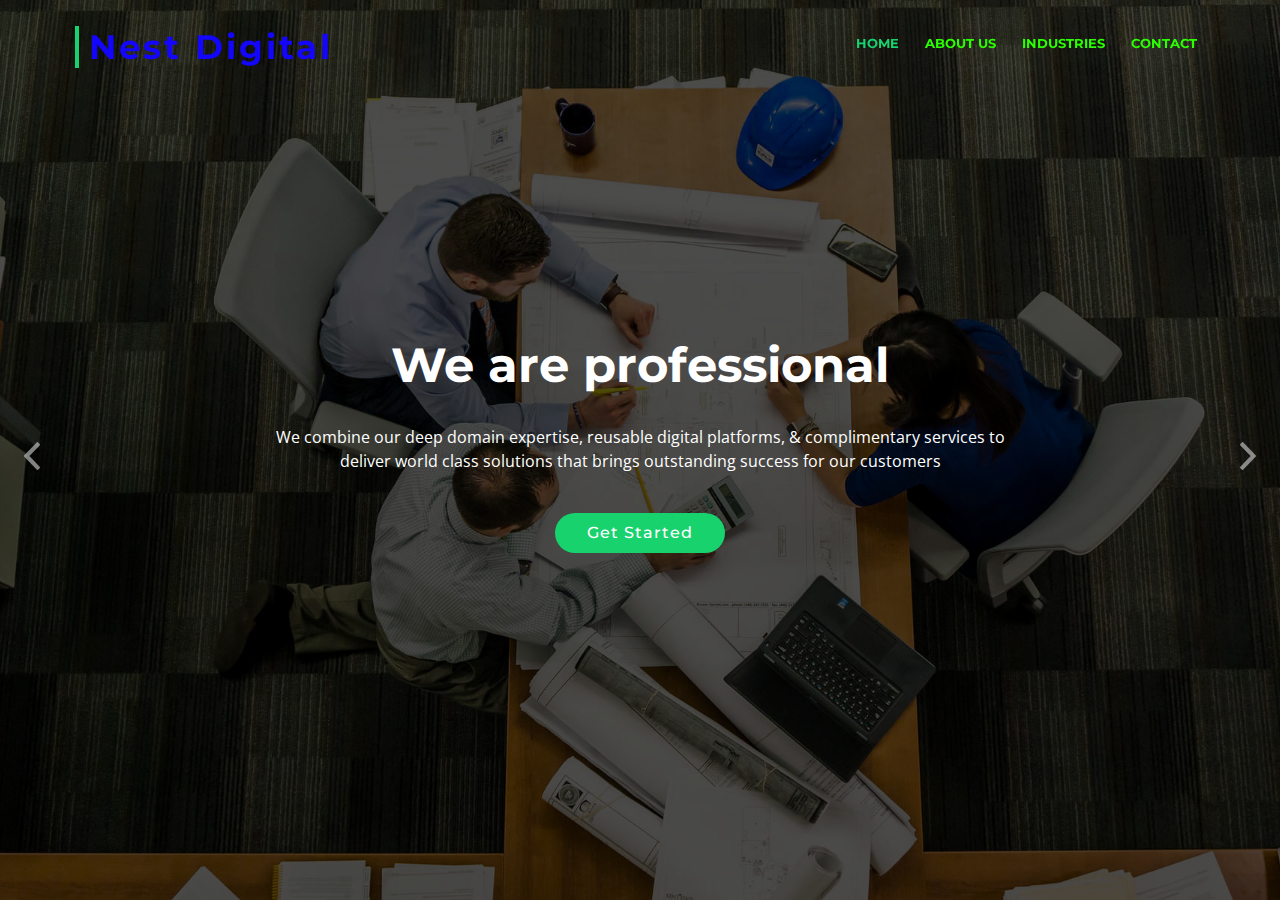
<file: index.html>
<!DOCTYPE html>
<html lang="en">

<head>
  <meta charset="utf-8">
  <title>Nest Digital</title>
  <meta content="width=device-width, initial-scale=1.0" name="viewport">
  <meta content="" name="keywords">
  <meta content="" name="description">

  <!-- Favicons -->
  <link href="img/favicon.png" rel="icon">
  <link href="img/apple-touch-icon.png" rel="apple-touch-icon">

  <!-- Google Fonts -->
  <link href="https://fonts.googleapis.com/css?family=Open+Sans:300,300i,400,400i,700,700i|Montserrat:300,400,500,700"
    rel="stylesheet">

  <!-- Bootstrap CSS File -->
  <link href="lib/bootstrap/css/bootstrap.min.css" rel="stylesheet">
  <!-- Libraries CSS Files -->
  <link href="lib/font-awesome/css/font-awesome.min.css" rel="stylesheet">
  <link href="lib/animate/animate.min.css" rel="stylesheet">
  <link href="lib/ionicons/css/ionicons.min.css" rel="stylesheet">
  <!-- Main Stylesheet File -->
  <link href="css/style.css" rel="stylesheet">
</head>

<body>

  <!--==========================
    Header
  ============================-->
  <header id="header">
    <div class="container-fluid">

      <div id="logo" class="pull-left">
        <h1><a href="#intro" class="scrollto">Nest Digital</a></h1>
      </div>

      <nav id="nav-menu-container">
        <ul class="nav-menu">
          <li class="menu-active"><a href="#intro">Home</a></li>
          <li class="menu-has-children"><a href="#intro">About Us</a>
            <ul>
              <li><a href="about.html">About US</a></li>
              <li><a href="timeline.html">Time Line</a></li>
            </ul>
          </li>
          <li class="menu-has-children"><a href="industries.html">Industries</a>
          </li>
          <li><a href="contact.html">Contact</a></li>
        </ul>
      </nav><!-- #nav-menu-container -->
    </div>
  </header><!-- #header -->

  <!--==========================
    Intro Section
  ============================-->
  <section id="intro">
    <div class="intro-container">
      <div id="introCarousel" class="carousel  slide carousel-fade" data-ride="carousel">

        <ol class="carousel-indicators"></ol>

        <div class="carousel-inner" role="listbox">

          <div class="carousel-item active" style="background-image: url('img/intro-carousel/1.jpg');">
            <div class="carousel-container">
              <div class="carousel-content">
                <h2>We are professional</h2>
                <p>We combine our deep domain expertise, reusable digital platforms, & complimentary services to deliver world class solutions that brings outstanding success for our customers</p>
                <a href="about.html" class="btn-get-started scrollto">Get Started</a>
              </div>
            </div>
          </div>

          <div class="carousel-item" style="background-image: url('img/intro-carousel/2.jpg');">
            <div class="carousel-container">
              <div class="carousel-content">
                <h2>We are professional</h2>
                <p>We combine our deep domain expertise, reusable digital platforms, & complimentary services to deliver world class solutions that brings outstanding success for our customers</p>
                <a href="about.html" class="btn-get-started scrollto">Get Started</a>
              </div>
            </div>
          </div>

          <div class="carousel-item" style="background-image: url('img/intro-carousel/3.jpg');">
            <div class="carousel-container">
              <div class="carousel-content">
                <h2>We are professional</h2>
                <p>We combine our deep domain expertise, reusable digital platforms, & complimentary services to deliver world class solutions that brings outstanding success for our customers</p>
                <a href="about.html" class="btn-get-started scrollto">Get Started</a>
              </div>
            </div>
          </div>

          <div class="carousel-item" style="background-image: url('img/intro-carousel/4.jpg');">
            <div class="carousel-container">
              <div class="carousel-content">
                <h2>We are professional</h2>
                <p>We combine our deep domain expertise, reusable digital platforms, & complimentary services to deliver world class solutions that brings outstanding success for our customers</p>
                <a href="about.html" class="btn-get-started scrollto">Get Started</a>
              </div>
            </div>
          </div>

          <div class="carousel-item" style="background-image: url('img/intro-carousel/5.jpg');">
            <div class="carousel-container">
              <div class="carousel-content">
                <h2>We are professional</h2>
                <p>We combine our deep domain expertise, reusable digital platforms, & complimentary services to deliver world class solutions that brings outstanding success for our customers</p>
                <a href="about.html" class="btn-get-started scrollto">Get Started</a>
              </div>
            </div>
          </div>

        </div>

        <a class="carousel-control-prev" href="#introCarousel" role="button" data-slide="prev">
          <span class="carousel-control-prev-icon ion-chevron-left" aria-hidden="true"></span>
          <span class="sr-only">Previous</span>
        </a>

        <a class="carousel-control-next" href="#introCarousel" role="button" data-slide="next">
          <span class="carousel-control-next-icon ion-chevron-right" aria-hidden="true"></span>
          <span class="sr-only">Next</span>
        </a>

      </div>
    </div>
  </section><!-- #intro -->
  <!-- JavaScript Libraries -->
  <script src="lib/jquery/jquery.min.js"></script>
  <script src="lib/jquery/jquery-migrate.min.js"></script>
  <script src="lib/bootstrap/js/bootstrap.bundle.min.js"></script>

</body>

</html>
</file>
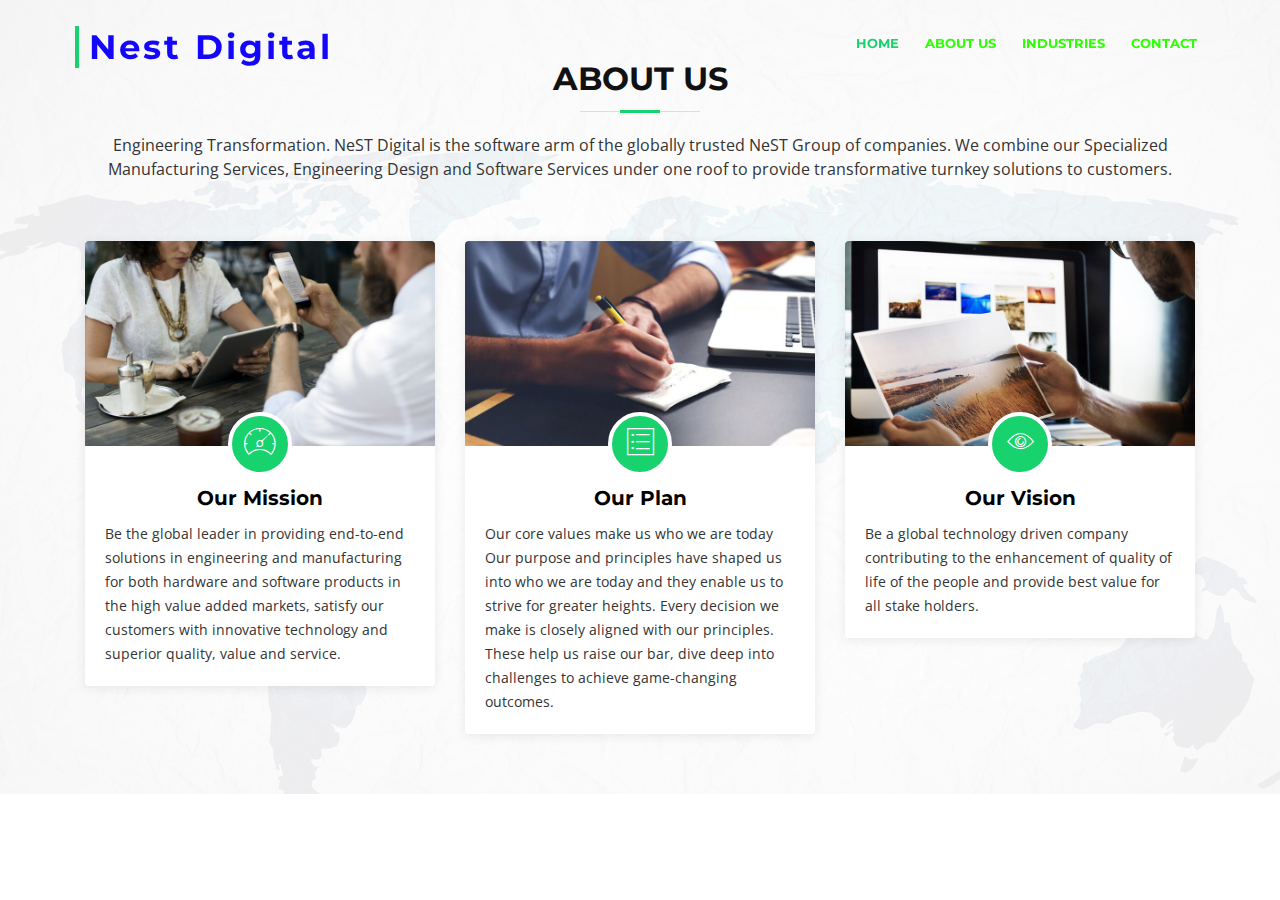
<file: about.html>
<!DOCTYPE html>
<html lang="en">

<head>
    <meta charset="utf-8">
    <title>Nest Digital</title>
    <meta content="width=device-width, initial-scale=1.0" name="viewport">
    <meta content="" name="keywords">
    <meta content="" name="description">

    <!-- Favicons -->
    <link href="img/favicon.png" rel="icon">
    <link href="img/apple-touch-icon.png" rel="apple-touch-icon">

    <!-- Google Fonts -->
    <link href="https://fonts.googleapis.com/css?family=Open+Sans:300,300i,400,400i,700,700i|Montserrat:300,400,500,700"
        rel="stylesheet">

    <!-- Bootstrap CSS File -->
    <link href="lib/bootstrap/css/bootstrap.min.css" rel="stylesheet">
    <!-- Libraries CSS Files -->
    <link href="lib/font-awesome/css/font-awesome.min.css" rel="stylesheet">
    <link href="lib/animate/animate.min.css" rel="stylesheet">
    <link href="lib/ionicons/css/ionicons.min.css" rel="stylesheet">
    <!-- Main Stylesheet File -->
    <link href="css/style.css" rel="stylesheet">
</head>

<body>

    <!--==========================
      Header
    ============================-->
    <header id="header">
        <div class="container-fluid">

            <div id="logo" class="pull-left">
                <h1><a href="#intro" class="scrollto">Nest Digital</a></h1>
            </div>

            <nav id="nav-menu-container">
                <ul class="nav-menu">
                    <li class="menu-active"><a href="index.html">Home</a></li>
                    <li class="menu-has-children"><a href="about.html">About Us</a>
                        <ul>
                            <li><a href="about.html">About US</a></li>
                            <li><a href="timeline.html">Time Line</a></li>
                        </ul>
                    </li>
                    <li class="menu-has-children"><a href="industries.html">Industries</a>
                    </li>
                    <li><a href="contact.html">Contact</a></li>
                </ul>
            </nav><!-- #nav-menu-container -->
        </div>
    </header><!-- #header -->

    <body>

        <!--==========================
      About Us Section
    ============================-->
        <section id="about">
            <div class="container">

                <header class="section-header">
                    <h3>About Us</h3>
                    <p>Engineering Transformation. NeST Digital is the software arm of the globally trusted NeST Group of companies. We combine our Specialized Manufacturing Services, Engineering Design and Software Services under one roof to provide transformative turnkey solutions to customers.</p>
                </header>

                <div class="row about-cols">

                    <div class="col-md-4 wow fadeInUp">
                        <div class="about-col">
                            <div class="img">
                                <img src="img/about-mission.jpg" alt="Our Mission" class="img-fluid">
                                <div class="icon"><i class="ion-ios-speedometer-outline"></i></div>
                            </div>
                            <h2 class="title"><a href="#">Our Mission</a></h2>
                            <p>
                                Be the global leader in providing end-to-end solutions in engineering and manufacturing for both hardware and software products in the high value added markets, satisfy our customers with innovative technology and superior quality, value and service.
                            </p>
                        </div>
                    </div>

                    <div class="col-md-4 wow fadeInUp" data-wow-delay="0.1s">
                        <div class="about-col">
                            <div class="img">
                                <img src="img/about-plan.jpg" alt="Our Plan" class="img-fluid">
                                <div class="icon"><i class="ion-ios-list-outline"></i></div>
                            </div>
                            <h2 class="title"><a href="#">Our Plan</a></h2>
                            <p>
                                Our core values make us who we are today
                                Our purpose and principles have shaped us into who we are today and they enable us to strive for greater heights. Every decision we make is closely aligned with our principles. These help us raise our bar, dive deep into challenges to achieve game-changing outcomes.
                            </p>
                        </div>
                    </div>

                    <div class="col-md-4 wow fadeInUp" data-wow-delay="0.2s">
                        <div class="about-col">
                            <div class="img">
                                <img src="img/about-vision.jpg" alt="Our Vision" class="img-fluid">
                                <div class="icon"><i class="ion-ios-eye-outline"></i></div>
                            </div>
                            <h2 class="title"><a href="#">Our Vision</a></h2>
                            <p>Be a global technology driven company contributing to the enhancement of quality of life of the people and provide best value for all stake holders.
                                
                            </p>
                        </div>
                    </div>

                </div>

            </div>
        </section><!-- #about -->

        <script src="https://cdnjs.cloudflare.com/ajax/libs/jquery/3.3.1/jquery.min.js"></script>
        <script src="https://stackpath.bootstrapcdn.com/bootstrap/4.3.1/js/bootstrap.bundle.min.js"></script>

    </body>

</html>
</file>
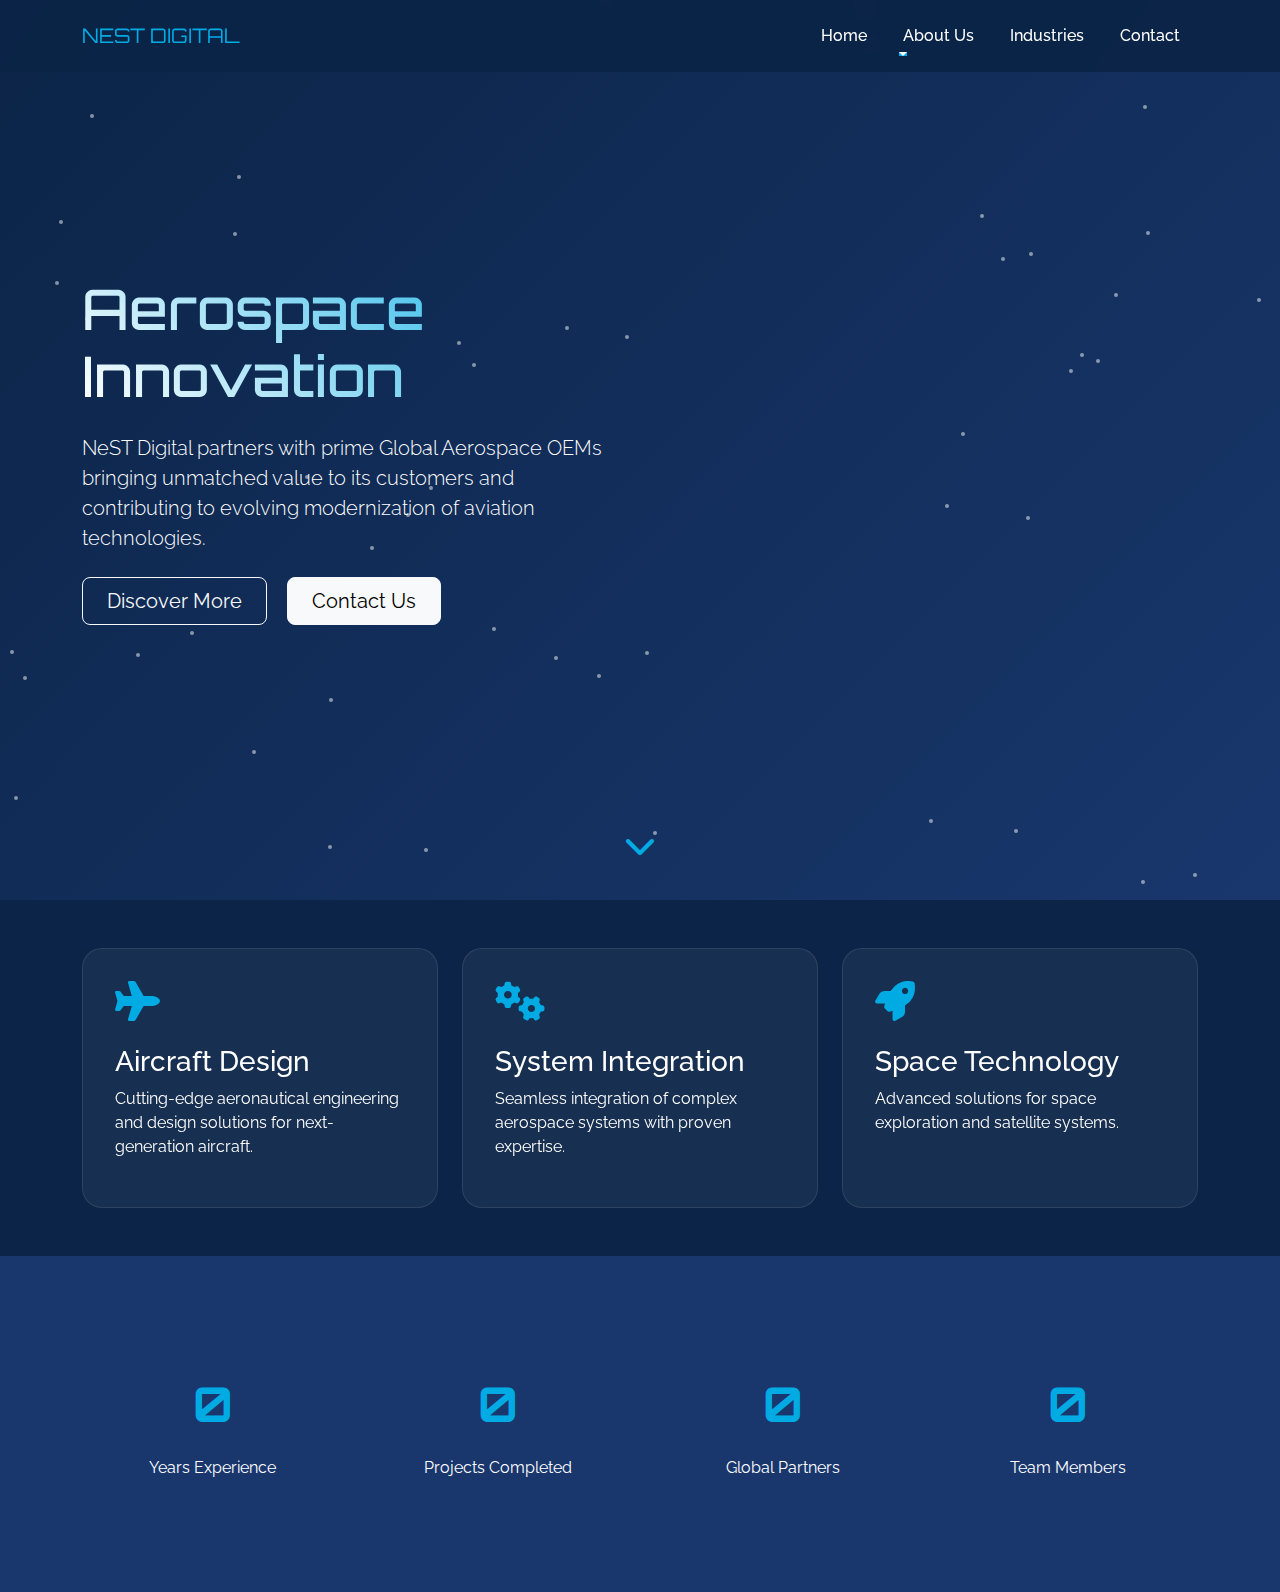
<file: aero.html>
<!DOCTYPE html>
<html lang="en">
<head>
    <meta charset="utf-8">
    <title>Nest Digital - Aerospace Solutions</title>
    <meta content="width=device-width, initial-scale=1.0" name="viewport">
    
    <!-- Google Fonts -->
    <link href="https://fonts.googleapis.com/css2?family=Orbitron:wght@400;700&family=Raleway:wght@300;400;600;700&display=swap" rel="stylesheet">
    
    <!-- Bootstrap CSS -->
    <link href="https://cdnjs.cloudflare.com/ajax/libs/bootstrap/5.3.0/css/bootstrap.min.css" rel="stylesheet">
    
    <!-- Font Awesome -->
    <link href="https://cdnjs.cloudflare.com/ajax/libs/font-awesome/6.0.0/css/all.min.css" rel="stylesheet">
    
    <style>
        :root {
            --primary: #0B2447;
            --secondary: #19376D;
            --accent: #00ABE4;
            --light: #E5F9FF;
        }
        
        body {
            font-family: 'Raleway', sans-serif;
            overflow-x: hidden;
        }

        .navbar {
            background: rgba(11, 36, 71, 0.95);
            backdrop-filter: blur(10px);
        }

        .navbar-brand {
            font-family: 'Orbitron', sans-serif;
            color: var(--accent) !important;
        }

        .nav-link {
            color: white !important;
            font-weight: 500;
            margin: 0 10px;
            position: relative;
        }

        .nav-link::after {
            content: '';
            position: absolute;
            width: 0;
            height: 2px;
            bottom: 0;
            left: 0;
            background-color: var(--accent);
            transition: width 0.3s;
        }

        .nav-link:hover::after {
            width: 100%;
        }

        .hero-section {
            background: linear-gradient(135deg, #0B2447 0%, #19376D 100%);
            min-height: 100vh;
            display: flex;
            align-items: center;
            position: relative;
            overflow: hidden;
        }

        .hero-content {
            position: relative;
            z-index: 2;
            color: white;
        }

        .hero-title {
            font-family: 'Orbitron', sans-serif;
            font-size: 3.5rem;
            margin-bottom: 1.5rem;
            background: linear-gradient(45deg, #fff, #00ABE4);
            -webkit-background-clip: text;
            -webkit-text-fill-color: transparent;
        }

        .particle {
            position: absolute;
            width: 4px;
            height: 4px;
            background: rgba(255, 255, 255, 0.5);
            border-radius: 50%;
        }

        .service-card {
            background: rgba(255, 255, 255, 0.05);
            backdrop-filter: blur(10px);
            border: 1px solid rgba(255, 255, 255, 0.1);
            border-radius: 20px;
            padding: 2rem;
            color: white;
            transition: transform 0.3s, box-shadow 0.3s;
            cursor: pointer;
            height: 100%;
        }

        .service-card:hover {
            transform: translateY(-10px);
            box-shadow: 0 10px 30px rgba(0, 171, 228, 0.2);
        }

        .service-icon {
            font-size: 2.5rem;
            color: var(--accent);
            margin-bottom: 1.5rem;
        }

        .stats-section {
            background: var(--secondary);
            padding: 5rem 0;
            color: white;
        }

        .stat-card {
            text-align: center;
            padding: 2rem;
        }

        .stat-number {
            font-size: 3rem;
            font-weight: 700;
            color: var(--accent);
            margin-bottom: 1rem;
            font-family: 'Orbitron', sans-serif;
        }

        .animated-bg {
            position: absolute;
            top: 0;
            left: 0;
            width: 100%;
            height: 100%;
            z-index: 1;
        }

        @keyframes float {
            0% { transform: translateY(0px) rotate(0deg); }
            50% { transform: translateY(-20px) rotate(5deg); }
            100% { transform: translateY(0px) rotate(0deg); }
        }

        .tech-icon {
            position: absolute;
            opacity: 0.1;
            animation: float 6s ease-in-out infinite;
        }

        .scroll-down {
            position: absolute;
            bottom: 30px;
            left: 50%;
            transform: translateX(-50%);
            color: var(--accent);
            font-size: 2rem;
            animation: bounce 2s infinite;
            cursor: pointer;
            z-index: 2;
        }

        @keyframes bounce {
            0%, 20%, 50%, 80%, 100% { transform: translateY(0); }
            40% { transform: translateY(-30px); }
            60% { transform: translateY(-15px); }
        }
    </style>
</head>
<body>
    <!-- Navbar -->
    <nav class="navbar navbar-expand-lg fixed-top py-3">
        <div class="container">
            <a class="navbar-brand" href="#intro">NEST DIGITAL</a>
            <button class="navbar-toggler" type="button" data-bs-toggle="collapse" data-bs-target="#navbarNav">
                <i class="fas fa-bars" style="color: white;"></i>
            </button>
            <div class="collapse navbar-collapse" id="navbarNav">
                <ul class="navbar-nav ms-auto">
                    <li class="nav-item">
                        <a class="nav-link menu-active" href="index.html">Home</a>
                    </li>
                    <li class="nav-item dropdown">
                        <a class="nav-link dropdown-toggle" href="about.html" id="aboutDropdown" role="button" data-bs-toggle="dropdown" aria-expanded="false">
                            About Us
                        </a>
                        <ul class="dropdown-menu" aria-labelledby="aboutDropdown">
                            <li><a class="dropdown-item" href="about.html">About Us</a></li>
                            <li><a class="dropdown-item" href="timeline.html">Time Line</a></li>
                        </ul>
                    </li>
                    <li class="nav-item">
                        <a class="nav-link" href="industries.html">Industries</a>
                    </li>
                    <li class="nav-item">
                        <a class="nav-link" href="contact.html">Contact</a>
                    </li>
                </ul>
            </div>
        </div>
    </nav

    <!-- Hero Section -->
    <section class="hero-section">
        <div class="animated-bg" id="animatedBg"></div>
        <div class="container">
            <div class="row align-items-center">
                <div class="col-lg-6 hero-content">
                    <h1 class="hero-title">Aerospace Innovation</h1>
                    <p class="lead mb-4">NeST Digital partners with prime Global Aerospace OEMs bringing unmatched value to its customers and contributing to evolving modernization of aviation technologies.</p>
                    <button class="btn btn-outline-light btn-lg px-4 me-3">Discover More</button>
                    <button class="btn btn-light btn-lg px-4">Contact Us</button>
                </div>
            </div>
        </div>
        <a href="#services" class="scroll-down">
            <i class="fas fa-chevron-down"></i>
        </a>
    </section>

    <!-- Services Section -->
    <section class="py-5" style="background: var(--primary);" id="services">
        <div class="container">
            <div class="row g-4">
                <div class="col-lg-4">
                    <div class="service-card">
                        <i class="fas fa-plane service-icon"></i>
                        <h3>Aircraft Design</h3>
                        <p>Cutting-edge aeronautical engineering and design solutions for next-generation aircraft.</p>
                    </div>
                </div>
                <div class="col-lg-4">
                    <div class="service-card">
                        <i class="fas fa-cogs service-icon"></i>
                        <h3>System Integration</h3>
                        <p>Seamless integration of complex aerospace systems with proven expertise.</p>
                    </div>
                </div>
                <div class="col-lg-4">
                    <div class="service-card">
                        <i class="fas fa-rocket service-icon"></i>
                        <h3>Space Technology</h3>
                        <p>Advanced solutions for space exploration and satellite systems.</p>
                    </div>
                </div>
            </div>
        </div>
    </section>

    <!-- Stats Section -->
    <section class="stats-section">
        <div class="container">
            <div class="row">
                <div class="col-md-3">
                    <div class="stat-card">
                        <div class="stat-number" data-target="25">0</div>
                        <div class="stat-label">Years Experience</div>
                    </div>
                </div>
                <div class="col-md-3">
                    <div class="stat-card">
                        <div class="stat-number" data-target="500">0</div>
                        <div class="stat-label">Projects Completed</div>
                    </div>
                </div>
                <div class="col-md-3">
                    <div class="stat-card">
                        <div class="stat-number" data-target="50">0</div>
                        <div class="stat-label">Global Partners</div>
                    </div>
                </div>
                <div class="col-md-3">
                    <div class="stat-card">
                        <div class="stat-number" data-target="1000">0</div>
                        <div class="stat-label">Team Members</div>
                    </div>
                </div>
            </div>
        </div>
    </section>

    <script src="https://cdnjs.cloudflare.com/ajax/libs/bootstrap/5.3.0/js/bootstrap.bundle.min.js"></script>
    <script>
        // Create animated background
        function createParticles() {
            const bg = document.getElementById('animatedBg');
            for (let i = 0; i < 50; i++) {
                const particle = document.createElement('div');
                particle.className = 'particle';
                particle.style.left = Math.random() * 100 + '%';
                particle.style.top = Math.random() * 100 + '%';
                particle.style.animation = `float ${Math.random() * 6 + 4}s linear infinite`;
                bg.appendChild(particle);
            }
        }

        // Animate stats numbers
        function animateStats() {
            const stats = document.querySelectorAll('.stat-number');
            stats.forEach(stat => {
                const target = parseInt(stat.getAttribute('data-target'));
                const increment = target / 100;
                let current = 0;

                const updateCounter = () => {
                    if (current < target) {
                        current += increment;
                        stat.textContent = Math.ceil(current);
                        setTimeout(updateCounter, 20);
                    } else {
                        stat.textContent = target;
                    }
                };

                updateCounter();
            });
        }

        // Smooth scroll
        document.querySelector('.scroll-down').addEventListener('click', () => {
            document.querySelector('#services').scrollIntoView({ behavior: 'smooth' });
        });

        // Initialize
        createParticles();
        
        // Animate stats when they come into view
        const observer = new IntersectionObserver((entries) => {
            entries.forEach(entry => {
                if (entry.isIntersecting) {
                    animateStats();
                    observer.unobserve(entry.target);
                }
            });
        });

        observer.observe(document.querySelector('.stats-section'));
    </script>
</body>
</html>
</file>
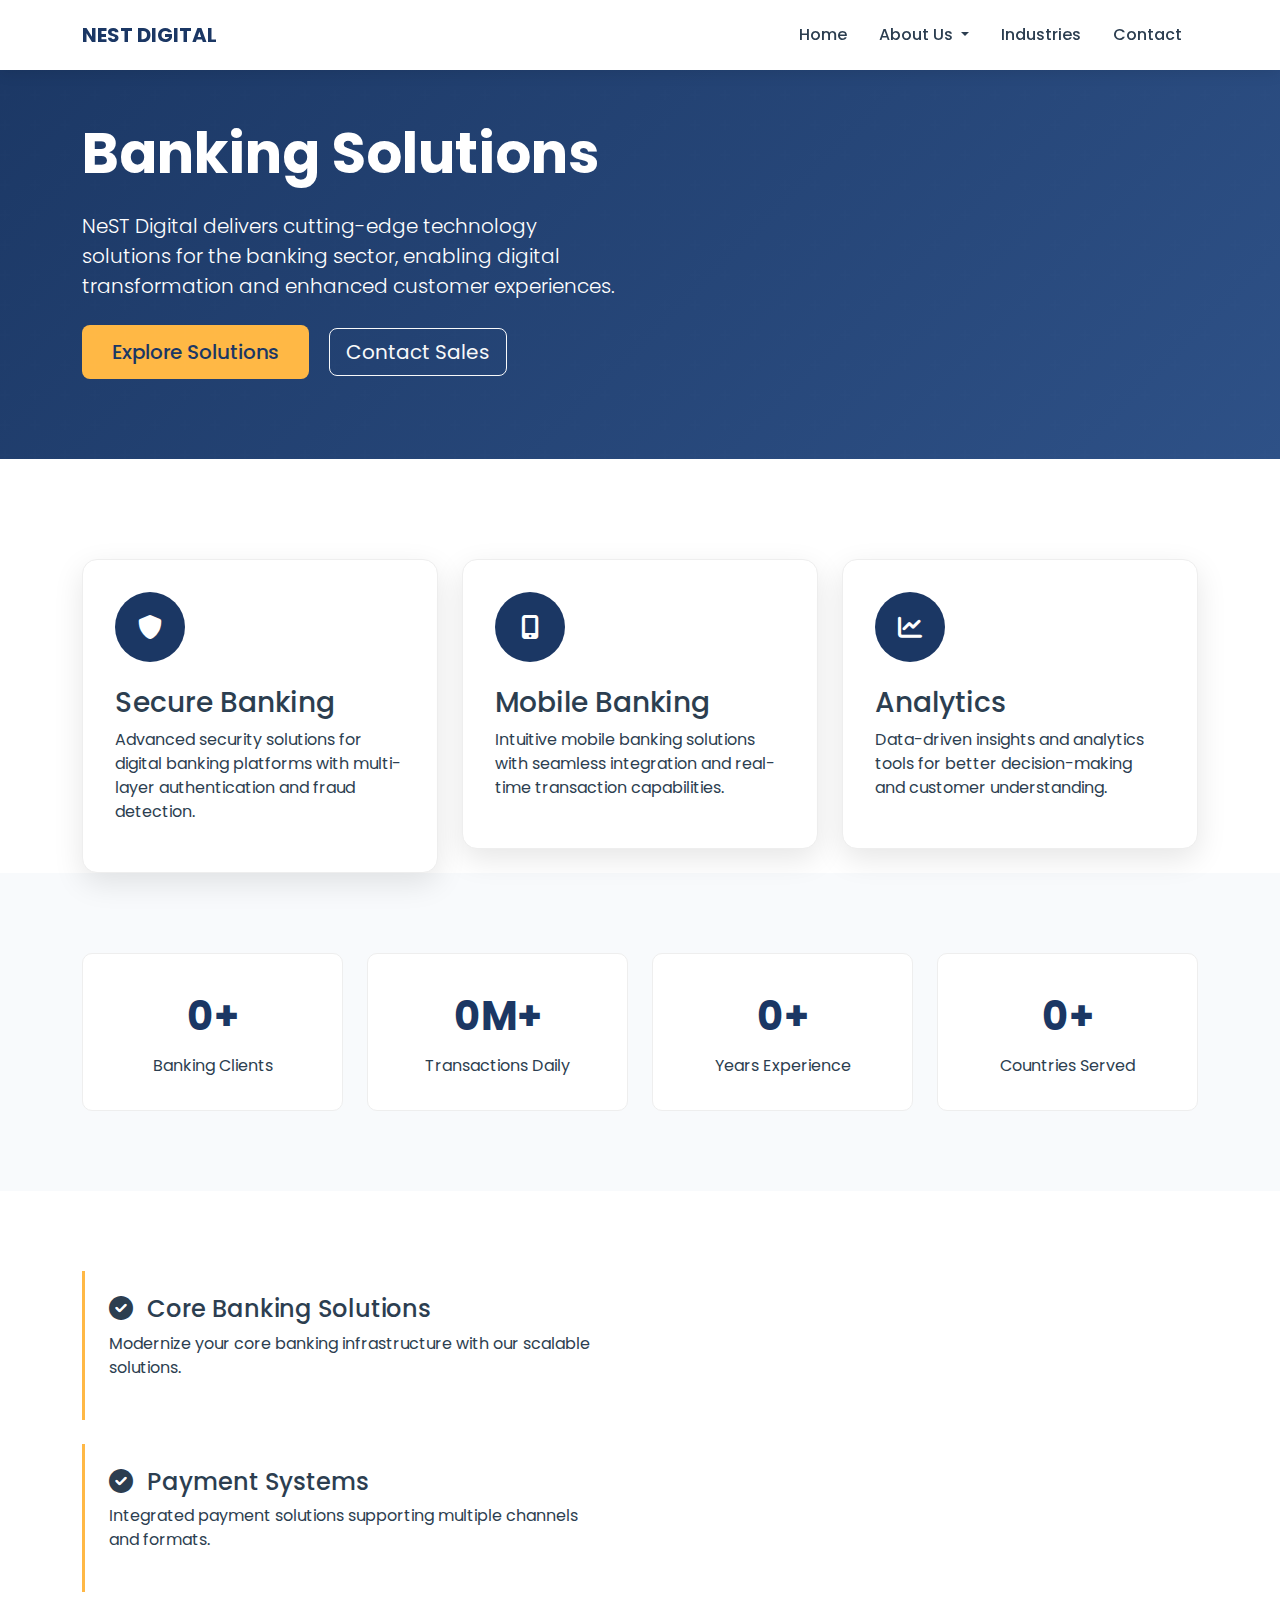
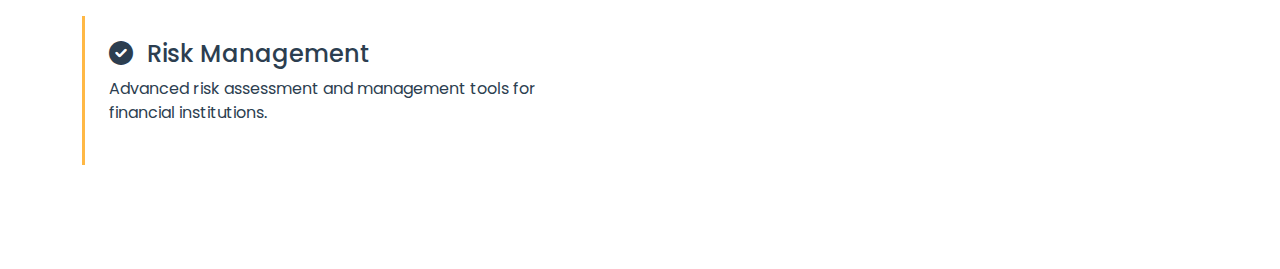
<file: banking.html>
<!DOCTYPE html>
<html lang="en">
<head>
    <meta charset="utf-8">
    <title>Nest Digital - Banking Solutions</title>
    <meta content="width=device-width, initial-scale=1.0" name="viewport">
    
    <!-- Google Fonts -->
    <link href="https://fonts.googleapis.com/css2?family=Poppins:wght@300;400;500;600;700&display=swap" rel="stylesheet">
    
    <!-- Bootstrap CSS -->
    <link href="https://cdnjs.cloudflare.com/ajax/libs/bootstrap/5.3.0/css/bootstrap.min.css" rel="stylesheet">
    
    <!-- Font Awesome -->
    <link href="https://cdnjs.cloudflare.com/ajax/libs/font-awesome/6.0.0/css/all.min.css" rel="stylesheet">
    
    <style>
        :root {
            --primary: #1B3764;
            --secondary: #2E5187;
            --accent: #FFB845;
            --text-dark: #2C3E50;
            --text-light: #7F8C8D;
            --success: #27AE60;
        }
        
        body {
            font-family: 'Poppins', sans-serif;
            color: var(--text-dark);
        }

        /* Navbar Styles */
        .navbar {
            background: white;
            box-shadow: 0 2px 15px rgba(0, 0, 0, 0.1);
            padding: 15px 0;
        }

        .navbar-brand {
            font-weight: 700;
            color: var(--primary) !important;
        }

        .nav-link {
            color: var(--text-dark) !important;
            font-weight: 500;
            padding: 0.5rem 1rem !important;
            transition: color 0.3s ease;
        }

        .nav-link:hover {
            color: var(--accent) !important;
        }

        .dropdown-menu {
            border: none;
            box-shadow: 0 5px 25px rgba(0, 0, 0, 0.1);
        }

        .dropdown-item:hover {
            background-color: var(--primary);
            color: white;
        }

        /* Hero Section */
        .hero-section {
            background: linear-gradient(135deg, var(--primary), var(--secondary));
            padding: 120px 0 80px 0;
            color: white;
            position: relative;
            overflow: hidden;
        }

        .hero-pattern {
            position: absolute;
            top: 0;
            left: 0;
            width: 100%;
            height: 100%;
            background-image: url("data:image/svg+xml,%3Csvg width='60' height='60' viewBox='0 0 60 60' xmlns='http://www.w3.org/2000/svg'%3E%3Cg fill='none' fill-rule='evenodd'%3E%3Cg fill='%23ffffff' fill-opacity='0.05'%3E%3Cpath d='M36 34v-4h-2v4h-4v2h4v4h2v-4h4v-2h-4zm0-30V0h-2v4h-4v2h4v4h2V6h4V4h-4zM6 34v-4H4v4H0v2h4v4h2v-4h4v-2H6zM6 4V0H4v4H0v2h4v4h2V6h4V4H6z'/%3E%3C/g%3E%3C/g%3E%3C/svg%3E");
            opacity: 0.1;
        }

        /* Service Cards */
        .service-card {
            background: white;
            border-radius: 15px;
            padding: 2rem;
            margin-top: 100px;
            box-shadow: 0 10px 30px rgba(0, 0, 0, 0.1);
            transition: transform 0.3s ease;
            border: 1px solid #eee;
        }

        .service-card:hover {
            transform: translateY(-10px);
        }

        .service-icon {
            width: 70px;
            height: 70px;
            background: var(--primary);
            border-radius: 50%;
            display: flex;
            align-items: center;
            justify-content: center;
            color: white;
            font-size: 1.5rem;
            margin-bottom: 1.5rem;
        }

        /* Stats Section */
        .stats-section {
            background: #F8FAFC;
            padding: 80px 0;
        }

        .stat-card {
            background: white;
            padding: 2rem;
            border-radius: 10px;
            text-align: center;
            border: 1px solid #eee;
        }

        .stat-number {
            font-size: 2.5rem;
            font-weight: 700;
            color: var(--primary);
            margin-bottom: 0.5rem;
        }

        .trusted-brands {
            background: white;
            padding: 40px 0;
        }

        .brand-logo {
            opacity: 0.6;
            transition: opacity 0.3s ease;
        }

        .brand-logo:hover {
            opacity: 1;
        }

        /* Features Section */
        .features-section {
            padding: 80px 0;
        }

        .feature-item {
            padding: 1.5rem;
            border-left: 3px solid var(--accent);
            margin-bottom: 1.5rem;
            background: white;
            border-radius: 0 10px 10px 0;
            transition: all 0.3s ease;
        }

        .feature-item:hover {
            background: var(--primary);
            color: white;
            transform: translateX(10px);
        }

        .cta-section {
            background: linear-gradient(45deg, var(--primary), var(--secondary));
            padding: 80px 0;
            color: white;
            text-align: center;
        }

        .btn-primary {
            background: var(--accent);
            border: none;
            padding: 12px 30px;
            font-weight: 500;
            color: var(--primary);
        }

        .btn-primary:hover {
            background: #ffa726;
            color: var(--primary);
        }
    </style>
</head>
<body>
    <!-- Navbar -->
    <nav class="navbar navbar-expand-lg fixed-top">
        <div class="container">
            <a class="navbar-brand" href="#intro">NEST DIGITAL</a>
            <button class="navbar-toggler" type="button" data-bs-toggle="collapse" data-bs-target="#navbarNav">
                <i class="fas fa-bars"></i>
            </button>
            <div class="collapse navbar-collapse" id="navbarNav">
                <ul class="navbar-nav ms-auto">
                    <li class="nav-item">
                        <a class="nav-link menu-active" href="index.html">Home</a>
                    </li>
                    <li class="nav-item dropdown">
                        <a class="nav-link dropdown-toggle" href="about.html" id="aboutDropdown" role="button" data-bs-toggle="dropdown">
                            About Us
                        </a>
                        <ul class="dropdown-menu" aria-labelledby="aboutDropdown">
                            <li><a class="dropdown-item" href="about.html">About Us</a></li>
                            <li><a class="dropdown-item" href="timeline.html">Time Line</a></li>
                        </ul>
                    </li>
                    <li class="nav-item">
                        <a class="nav-link" href="industries.html">Industries</a>
                    </li>
                    <li class="nav-item">
                        <a class="nav-link" href="contact.html">Contact</a>
                    </li>
                </ul>
            </div>
        </div>
    </nav>

    <!-- Hero Section -->
    <section class="hero-section">
        <div class="hero-pattern"></div>
        <div class="container">
            <div class="row align-items-center">
                <div class="col-lg-6">
                    <h1 class="display-4 fw-bold mb-4">Banking Solutions</h1>
                    <p class="lead mb-4">NeST Digital delivers cutting-edge technology solutions for the banking sector, enabling digital transformation and enhanced customer experiences.</p>
                    <button class="btn btn-primary btn-lg me-3">Explore Solutions</button>
                    <button class="btn btn-outline-light btn-lg">Contact Sales</button>
                </div>
            </div>
        </div>
    </section>

    <!-- Services Section -->
    <section class="services-section">
        <div class="container">
            <div class="row g-4">
                <div class="col-lg-4">
                    <div class="service-card">
                        <div class="service-icon">
                            <i class="fas fa-shield-alt"></i>
                        </div>
                        <h3>Secure Banking</h3>
                        <p>Advanced security solutions for digital banking platforms with multi-layer authentication and fraud detection.</p>
                    </div>
                </div>
                <div class="col-lg-4">
                    <div class="service-card">
                        <div class="service-icon">
                            <i class="fas fa-mobile-alt"></i>
                        </div>
                        <h3>Mobile Banking</h3>
                        <p>Intuitive mobile banking solutions with seamless integration and real-time transaction capabilities.</p>
                    </div>
                </div>
                <div class="col-lg-4">
                    <div class="service-card">
                        <div class="service-icon">
                            <i class="fas fa-chart-line"></i>
                        </div>
                        <h3>Analytics</h3>
                        <p>Data-driven insights and analytics tools for better decision-making and customer understanding.</p>
                    </div>
                </div>
            </div>
        </div>
    </section>

    <!-- Stats Section -->
    <section class="stats-section">
        <div class="container">
            <div class="row g-4">
                <div class="col-md-3">
                    <div class="stat-card">
                        <div class="stat-number" data-value="100">0+</div>
                        <div class="stat-label">Banking Clients</div>
                    </div>
                </div>
                <div class="col-md-3">
                    <div class="stat-card">
                        <div class="stat-number" data-value="1000">0M+</div>
                        <div class="stat-label">Transactions Daily</div>
                    </div>
                </div>
                <div class="col-md-3">
                    <div class="stat-card">
                        <div class="stat-number" data-value="25">0+</div>
                        <div class="stat-label">Years Experience</div>
                    </div>
                </div>
                <div class="col-md-3">
                    <div class="stat-card">
                        <div class="stat-number" data-value="50">0+</div>
                        <div class="stat-label">Countries Served</div>
                    </div>
                </div>
            </div>
        </div>
    </section>

    <!-- Features Section -->
    <section class="features-section">
        <div class="container">
            <div class="row">
                <div class="col-lg-6">
                    <div class="feature-item">
                        <h4><i class="fas fa-check-circle me-2"></i> Core Banking Solutions</h4>
                        <p>Modernize your core banking infrastructure with our scalable solutions.</p>
                    </div>
                    <div class="feature-item">
                        <h4><i class="fas fa-check-circle me-2"></i> Payment Systems</h4>
                        <p>Integrated payment solutions supporting multiple channels and formats.</p>
                    </div>
                    <div class="feature-item">
                        <h4><i class="fas fa-check-circle me-2"></i> Risk Management</h4>
                        <p>Advanced risk assessment and management tools for financial institutions.</p>
                    </div>
                </div>
            </div>
        </div>
    </section>

    <script src="https://cdnjs.cloudflare.com/ajax/libs/bootstrap/5.3.0/js/bootstrap.bundle.min.js"></script>
    <script>
        // Animate stats when in view
        const observerOptions = {
            threshold: 0.5
        };

        const observer = new IntersectionObserver((entries) => {
            entries.forEach(entry => {
                if (entry.isIntersecting) {
                    const stats = entry.target.querySelectorAll('.stat-number');
                    stats.forEach(stat => {
                        const value = parseInt(stat.getAttribute('data-value'));
                        animateValue(stat, 0, value, 2000);
                    });
                    observer.unobserve(entry.target);
                }
            });
        }, observerOptions);

        observer.observe(document.querySelector('.stats-section'));

        function animateValue(obj, start, end, duration) {
            let startTimestamp = null;
            const step = (timestamp) => {
                if (!startTimestamp) startTimestamp = timestamp;
                const progress = Math.min((timestamp - startTimestamp) / duration, 1);
                obj.innerHTML = Math.floor(progress * (end - start) + start) + '+';
                if (progress < 1) {
                    window.requestAnimationFrame(step);
                }
            };
            window.requestAnimationFrame(step);
        }
    </script>
</body>
</html>
</file>
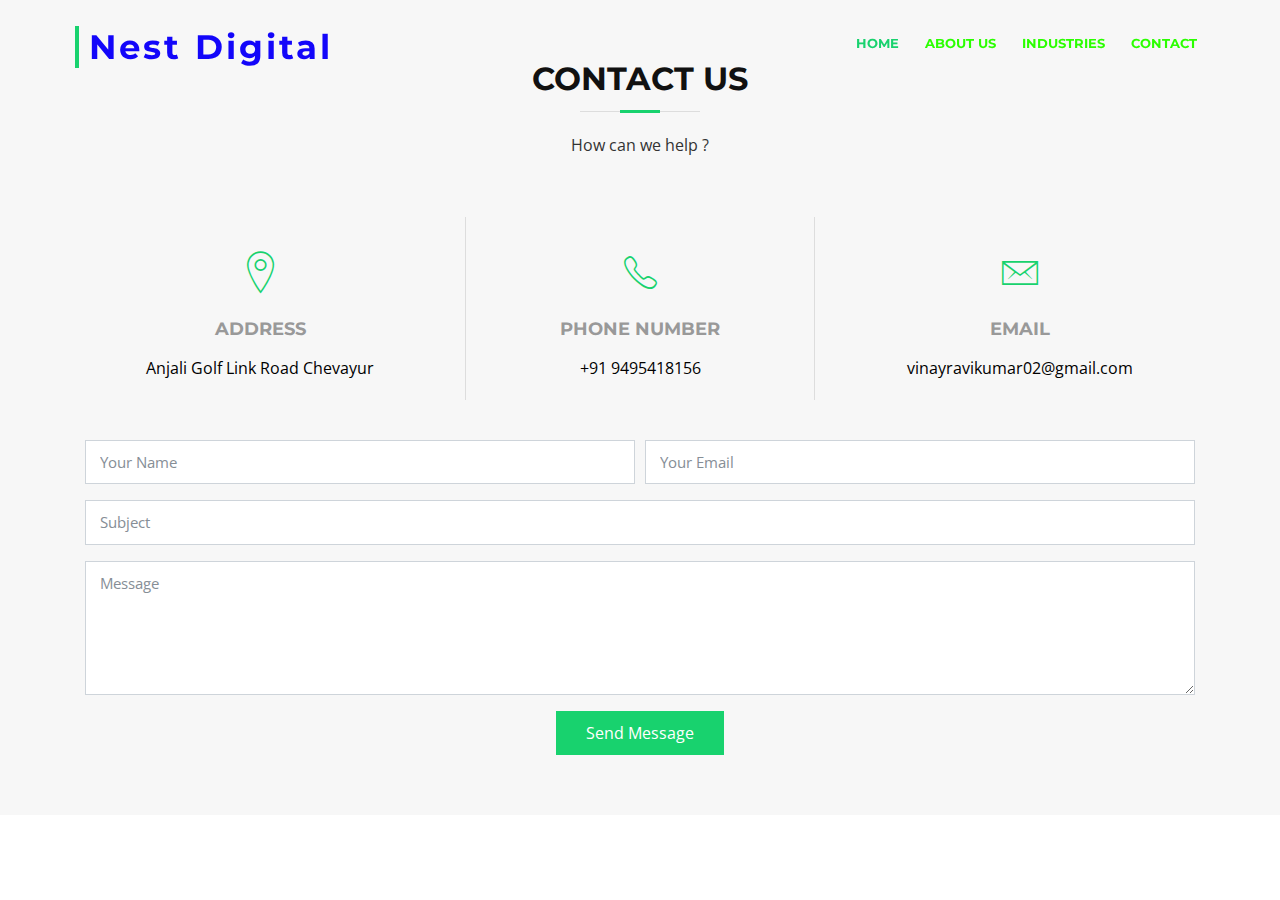
<file: contact.html>
<!DOCTYPE html>
<html lang="en">

<head>
    <meta charset="utf-8">
    <title>Nest Digital</title>
    <meta content="width=device-width, initial-scale=1.0" name="viewport">
    <meta content="" name="keywords">
    <meta content="" name="description">

    <!-- Favicons -->
    <link href="img/favicon.png" rel="icon">
    <link href="img/apple-touch-icon.png" rel="apple-touch-icon">

    <!-- Google Fonts -->
    <link href="https://fonts.googleapis.com/css?family=Open+Sans:300,300i,400,400i,700,700i|Montserrat:300,400,500,700"
        rel="stylesheet">

    <!-- Bootstrap CSS File -->
    <link href="lib/bootstrap/css/bootstrap.min.css" rel="stylesheet">
    <!-- Libraries CSS Files -->
    <link href="lib/font-awesome/css/font-awesome.min.css" rel="stylesheet">
    <link href="lib/animate/animate.min.css" rel="stylesheet">
    <link href="lib/ionicons/css/ionicons.min.css" rel="stylesheet">
    <!-- Main Stylesheet File -->
    <link href="css/style.css" rel="stylesheet">
</head>

<body>

    <!--==========================
      Header
    ============================-->
    <header id="header">
        <div class="container-fluid">

            <div id="logo" class="pull-left">
                <h1><a href="#intro" class="scrollto">Nest Digital</a></h1>
            </div>

            <nav id="nav-menu-container">
                <ul class="nav-menu">
                    <li class="menu-active"><a href="index.html">Home</a></li>
                    <li class="menu-has-children"><a href="about.html">About Us</a>
                        <ul>
                            <li><a href="about.html">About US</a></li>
                            <li><a href="timeline.html">Time Line</a></li>
                        </ul>
                    </li>
                    <li class="menu-has-children"><a href="industries.html">Industries</a>
                    </li>
                    <li><a href="contact.html">Contact</a></li>
                </ul>
            </nav><!-- #nav-menu-container -->
        </div>
    </header><!-- #header -->

    <body>
        <!-- #team -->

        <!--==========================
      Contact Section
    ============================-->
        <section id="contact" class="section-bg wow fadeInUp">
            <div class="container">

                <div class="section-header">
                    <h3>Contact Us</h3>
                    <p>How can we help ?</p>
                </div>

                <div class="row contact-info">

                    <div class="col-md-4">
                        <div class="contact-address">
                            <i class="ion-ios-location-outline"></i>
                            <h3>Address</h3>
                            <address>Anjali Golf Link Road Chevayur</address>
                        </div>
                    </div>

                    <div class="col-md-4">
                        <div class="contact-phone">
                            <i class="ion-ios-telephone-outline"></i>
                            <h3>Phone Number</h3>
                            <p><a href="tel:+91 9495418156">+91 9495418156</a></p>
                        </div>
                    </div>

                    <div class="col-md-4">
                        <div class="contact-email">
                            <i class="ion-ios-email-outline"></i>
                            <h3>Email</h3>
                            <p><a href="mailto:vinayravikumar02@gmail.com">vinayravikumar02@gmail.com</a></p>
                        </div>
                    </div>

                </div>

                <div class="form">
                    <div id="sendmessage">Your message has been sent. Thank you!</div>
                    <div id="errormessage"></div>
                    <form action="" method="post" role="form" class="contactForm">
                        <div class="form-row">
                            <div class="form-group col-md-6">
                                <input type="text" name="name" class="form-control" id="name" placeholder="Your Name"
                                    data-rule="minlen:4" data-msg="Please enter at least 4 chars" />
                                <div class="validation"></div>
                            </div>
                            <div class="form-group col-md-6">
                                <input type="email" class="form-control" name="email" id="email"
                                    placeholder="Your Email" data-rule="email" data-msg="Please enter a valid email" />
                                <div class="validation"></div>
                            </div>
                        </div>
                        <div class="form-group">
                            <input type="text" class="form-control" name="subject" id="subject" placeholder="Subject"
                                data-rule="minlen:4" data-msg="Please enter at least 8 chars of subject" />
                            <div class="validation"></div>
                        </div>
                        <div class="form-group">
                            <textarea class="form-control" name="message" rows="5" data-rule="required"
                                data-msg="Please write something for us" placeholder="Message"></textarea>
                            <div class="validation"></div>
                        </div>
                        <div class="text-center"><button type="submit">Send Message</button></div>
                    </form>
                </div>

            </div>
        </section><!-- #contact -->

        </main>
    </body>

</html>
</file>
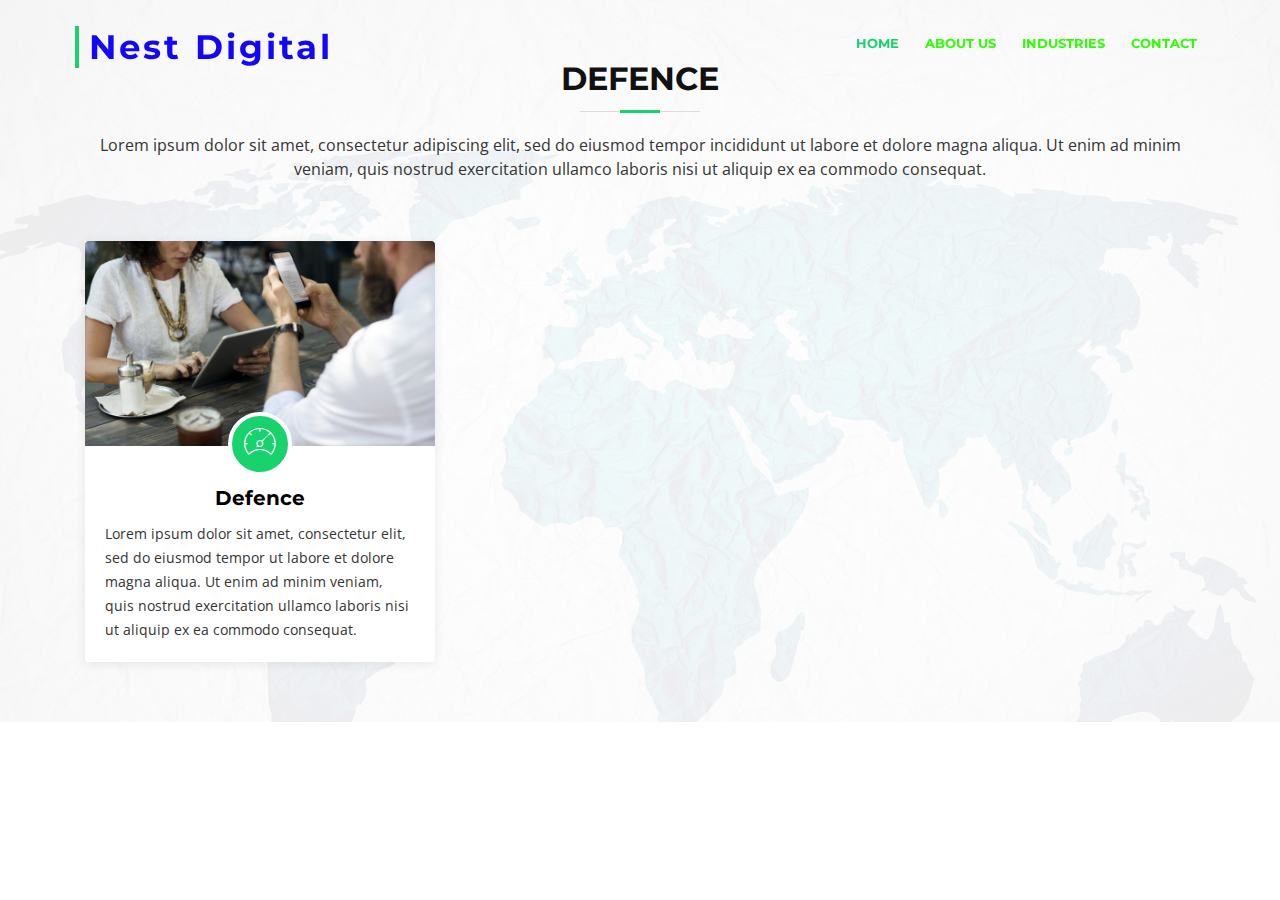
<file: defence.html>
<!DOCTYPE html>
<html lang="en">

<head>
    <meta charset="utf-8">
    <title>Nest Digital</title>
    <meta content="width=device-width, initial-scale=1.0" name="viewport">
    <meta content="" name="keywords">
    <meta content="" name="description">

    <!-- Favicons -->
    <link href="img/favicon.png" rel="icon">
    <link href="img/apple-touch-icon.png" rel="apple-touch-icon">

    <!-- Google Fonts -->
    <link href="https://fonts.googleapis.com/css?family=Open+Sans:300,300i,400,400i,700,700i|Montserrat:300,400,500,700"
        rel="stylesheet">

    <!-- Bootstrap CSS File -->
    <link href="lib/bootstrap/css/bootstrap.min.css" rel="stylesheet">
    <!-- Libraries CSS Files -->
    <link href="lib/font-awesome/css/font-awesome.min.css" rel="stylesheet">
    <link href="lib/animate/animate.min.css" rel="stylesheet">
    <link href="lib/ionicons/css/ionicons.min.css" rel="stylesheet">
    <!-- Main Stylesheet File -->
    <link href="css/style.css" rel="stylesheet">
</head>

<body>

    <!--==========================
      Header
    ============================-->
    <header id="header">
        <div class="container-fluid">

            <div id="logo" class="pull-left">
                <h1><a href="#intro" class="scrollto">Nest Digital</a></h1>
            </div>

            <nav id="nav-menu-container">
                <ul class="nav-menu">
                    <li class="menu-active"><a href="index.html">Home</a></li>
                    <li class="menu-has-children"><a href="about.html">About Us</a>
                        <ul>
                            <li><a href="about.html">About US</a></li>
                            <li><a href="timeline.html">Time Line</a></li>
                        </ul>
                    </li>
                    <li class="menu-has-children"><a href="industries.html">Industries</a>
                    </li>
                    <li><a href="contact.html">Contact</a></li>
                </ul>
            </nav><!-- #nav-menu-container -->
        </div>
    </header><!-- #header -->

    <body>

        <!--==========================
      About Us Section
    ============================-->
        <section id="about">
            <div class="container">

                <header class="section-header">
                    <h3>Defence</h3>
                    <p>Lorem ipsum dolor sit amet, consectetur adipiscing elit, sed do eiusmod tempor incididunt ut
                        labore
                        et dolore magna aliqua. Ut enim ad minim veniam, quis nostrud exercitation ullamco laboris nisi
                        ut
                        aliquip ex ea commodo consequat.</p>
                </header>

                <div class="row about-cols">

                    <div class="col-md-4 wow fadeInUp">
                        <div class="about-col">
                            <div class="img">
                                <img src="img/about-mission.jpg" alt="Our Mission" class="img-fluid">
                                <div class="icon"><i class="ion-ios-speedometer-outline"></i></div>
                            </div>
                            <h2 class="title"><a href="aero.html">Defence</a></h2>
                            <p>
                                Lorem ipsum dolor sit amet, consectetur elit, sed do eiusmod tempor ut labore et dolore
                                magna aliqua. Ut enim ad minim veniam, quis nostrud exercitation ullamco laboris nisi ut
                                aliquip ex ea commodo consequat.
                            </p>
                        </div>
                    </div>


                </div>
        </section><!-- #about -->

        <script src="https://cdnjs.cloudflare.com/ajax/libs/jquery/3.3.1/jquery.min.js"></script>
        <script src="https://stackpath.bootstrapcdn.com/bootstrap/4.3.1/js/bootstrap.bundle.min.js"></script>

    </body>

</html>
</file>
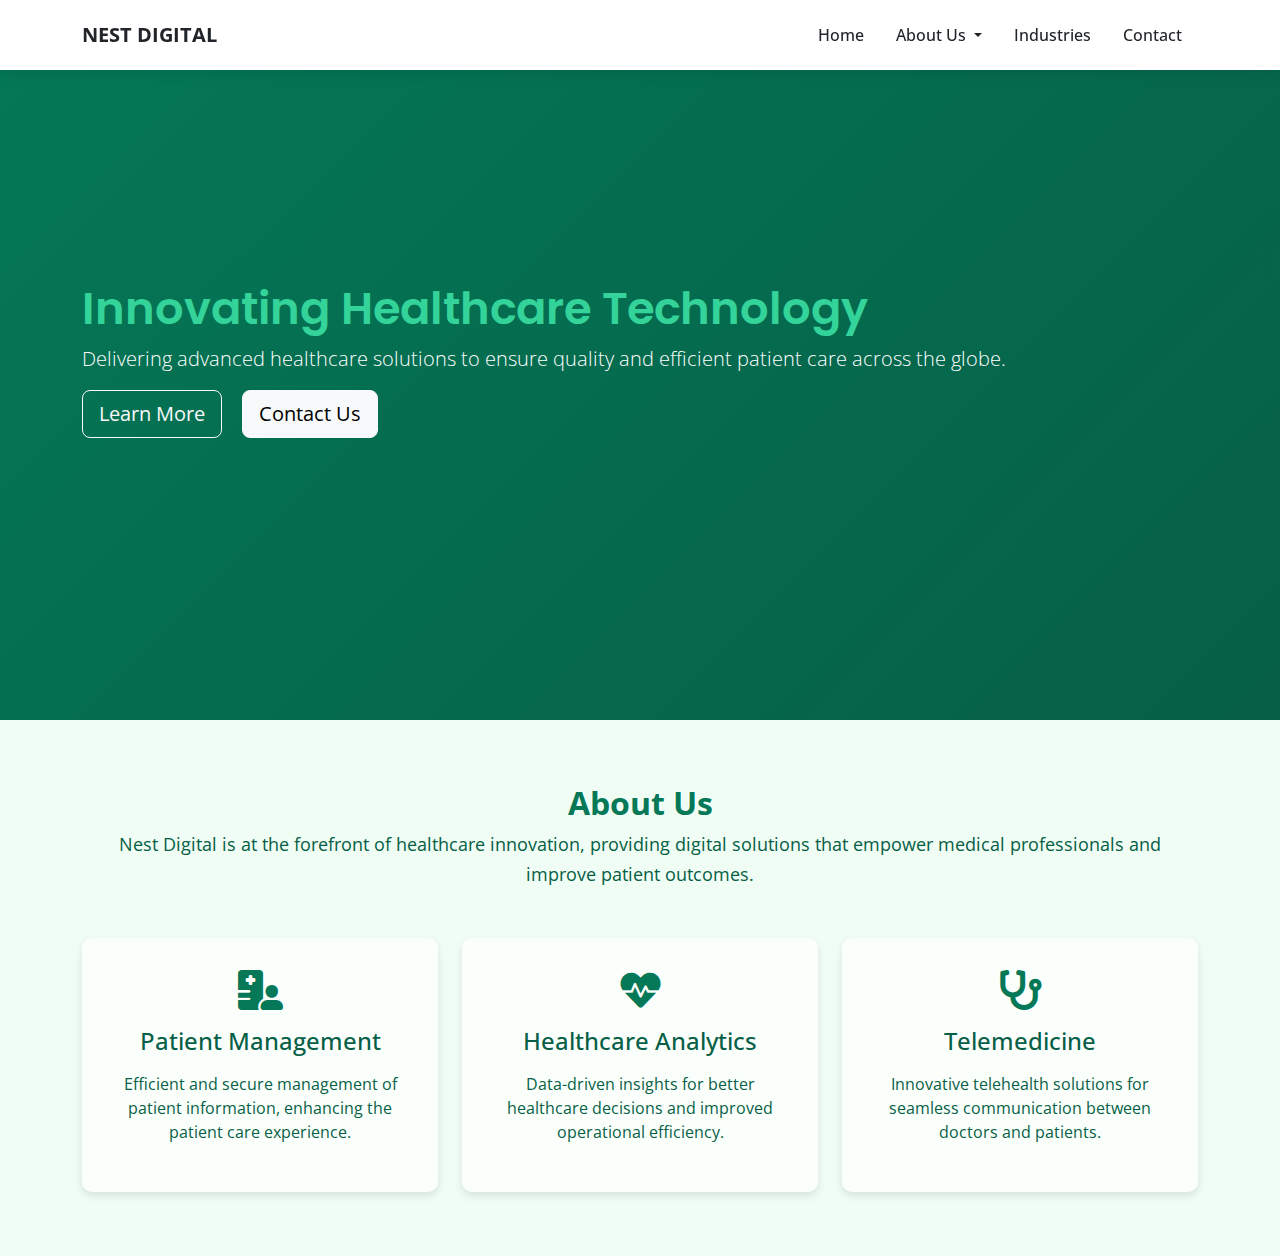
<file: health.html>
<!DOCTYPE html>
<html lang="en">

<head>
    <meta charset="utf-8">
    <title>Nest Digital - Healthcare Solutions</title>
    <meta content="width=device-width, initial-scale=1.0" name="viewport">
    
    <!-- Google Fonts -->
    <link href="https://fonts.googleapis.com/css2?family=Open+Sans:wght@300;400;600&family=Poppins:wght@400;600&display=swap" rel="stylesheet">
    
    <!-- Bootstrap CSS -->
    <link href="https://cdnjs.cloudflare.com/ajax/libs/bootstrap/5.3.0/css/bootstrap.min.css" rel="stylesheet">
    
    <!-- Font Awesome -->
    <link href="https://cdnjs.cloudflare.com/ajax/libs/font-awesome/6.0.0/css/all.min.css" rel="stylesheet">
    
    <style>
        :root {
            --primary-color: #047857;
            --secondary-color: #065f46;
            --accent-color: #34d399;
            --light-color: #f0fdf4;
        }
        
        body {
            font-family: 'Open Sans', sans-serif;
            background-color: var(--light-color);
        }

        /* Navbar Styles */
        .navbar {
            background: white;
            box-shadow: 0 2px 15px rgba(0, 0, 0, 0.1);
            padding: 15px 0;
        }

        .navbar-brand {
            font-weight: 700;
            color: var(--primary) !important;
        }

        .nav-link {
            color: var(--text-dark) !important;
            font-weight: 500;
            padding: 0.5rem 1rem !important;
            transition: color 0.3s ease;
        }

        .nav-link:hover {
            color: var(--accent) !important;
        }

        .hero-section {
            background: linear-gradient(135deg, var(--primary-color) 0%, var(--secondary-color) 100%);
            min-height: 80vh;
            display: flex;
            align-items: center;
            color: white;
        }

        .hero-title {
            font-family: 'Poppins', sans-serif;
            font-size: 2.8rem;
            font-weight: 600;
            color: var(--accent-color);
        }

        .service-card {
            background: rgba(255, 255, 255, 0.7);
            border-radius: 10px;
            padding: 2rem;
            color: var(--secondary-color);
            box-shadow: 0 4px 8px rgba(0, 0, 0, 0.1);
            transition: transform 0.3s;
        }

        .service-card:hover {
            transform: translateY(-10px);
            box-shadow: 0 10px 20px rgba(0, 128, 96, 0.2);
        }

        .service-icon {
            font-size: 2.5rem;
            color: var(--primary-color);
        }

        .about-us-section {
            background-color: var(--light-color);
            padding: 4rem 0;
        }

        .about-us-text {
            font-size: 1.1rem;
            color: var(--secondary-color);
            line-height: 1.7;
        }
    </style>
</head>

<body>
   <!-- Navbar -->
   <nav class="navbar navbar-expand-lg fixed-top">
    <div class="container">
        <a class="navbar-brand" href="#intro">NEST DIGITAL</a>
        <button class="navbar-toggler" type="button" data-bs-toggle="collapse" data-bs-target="#navbarNav">
            <i class="fas fa-bars"></i>
        </button>
        <div class="collapse navbar-collapse" id="navbarNav">
            <ul class="navbar-nav ms-auto">
                <li class="nav-item">
                    <a class="nav-link menu-active" href="index.html">Home</a>
                </li>
                <li class="nav-item dropdown">
                    <a class="nav-link dropdown-toggle" href="about.html" id="aboutDropdown" role="button" data-bs-toggle="dropdown">
                        About Us
                    </a>
                    <ul class="dropdown-menu" aria-labelledby="aboutDropdown">
                        <li><a class="dropdown-item" href="about.html">About Us</a></li>
                        <li><a class="dropdown-item" href="timeline.html">Time Line</a></li>
                    </ul>
                </li>
                <li class="nav-item">
                    <a class="nav-link" href="industries.html">Industries</a>
                </li>
                <li class="nav-item">
                    <a class="nav-link" href="contact.html">Contact</a>
                </li>
            </ul>
        </div>
    </div>
</nav>

    <!-- Hero Section -->
    <section class="hero-section d-flex align-items-center">
        <div class="container text-center text-lg-start">
            <h1 class="hero-title">Innovating Healthcare Technology</h1>
            <p class="lead">Delivering advanced healthcare solutions to ensure quality and efficient patient care across the globe.</p>
            <button class="btn btn-outline-light btn-lg me-3">Learn More</button>
            <button class="btn btn-light btn-lg">Contact Us</button>
        </div>
    </section>

    <!-- About Us Section -->
    <section class="about-us-section" id="about">
        <div class="container">
            <header class="text-center mb-5">
                <h2 class="fw-bold" style="color: var(--primary-color);">About Us</h2>
                <p class="about-us-text">Nest Digital is at the forefront of healthcare innovation, providing digital solutions that empower medical professionals and improve patient outcomes.</p>
            </header>
            <div class="row g-4">
                <div class="col-md-4">
                    <div class="service-card text-center">
                        <i class="fas fa-hospital-user service-icon"></i>
                        <h4 class="my-3">Patient Management</h4>
                        <p>Efficient and secure management of patient information, enhancing the patient care experience.</p>
                    </div>
                </div>
                <div class="col-md-4">
                    <div class="service-card text-center">
                        <i class="fas fa-heartbeat service-icon"></i>
                        <h4 class="my-3">Healthcare Analytics</h4>
                        <p>Data-driven insights for better healthcare decisions and improved operational efficiency.</p>
                    </div>
                </div>
                <div class="col-md-4">
                    <div class="service-card text-center">
                        <i class="fas fa-stethoscope service-icon"></i>
                        <h4 class="my-3">Telemedicine</h4>
                        <p>Innovative telehealth solutions for seamless communication between doctors and patients.</p>
                    </div>
                </div>
            </div>
        </div>
    </section>

    <script src="https://cdnjs.cloudflare.com/ajax/libs/bootstrap/5.3.0/js/bootstrap.bundle.min.js"></script>
</body>
</html>
</file>
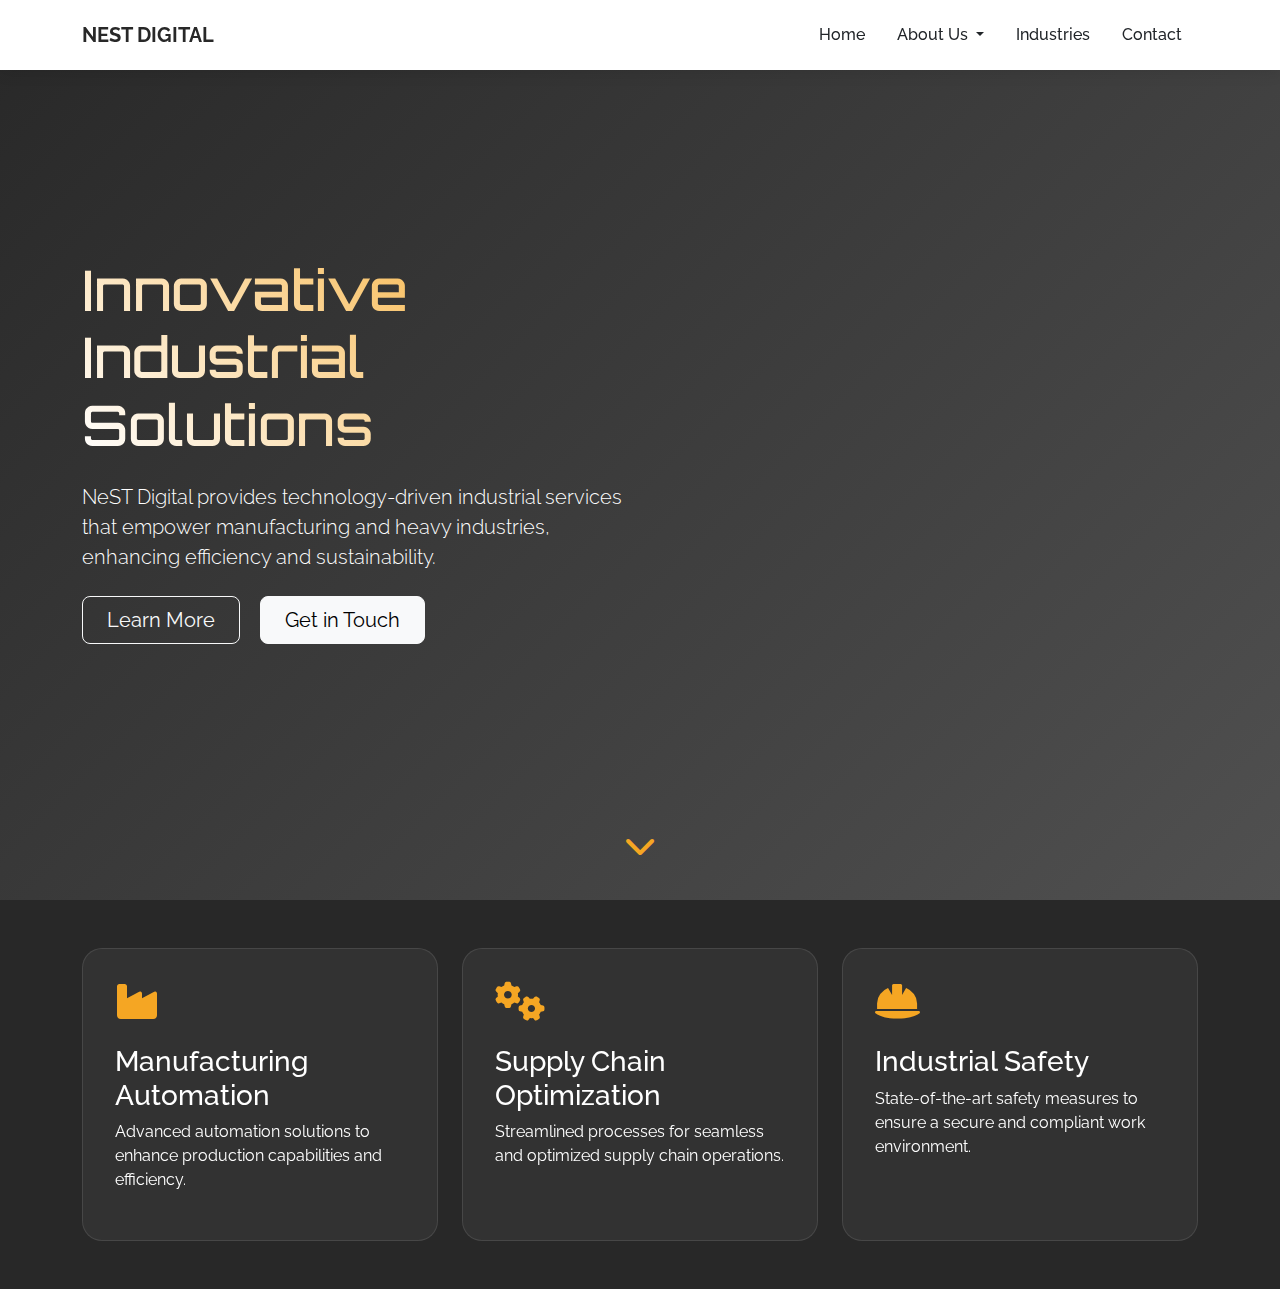
<file: industrial.html>
<!DOCTYPE html>
<html lang="en">
<head>
    <meta charset="utf-8">
    <title>Nest Digital - Industrial Solutions</title>
    <meta content="width=device-width, initial-scale=1.0" name="viewport">

    <!-- Google Fonts -->
    <link href="https://fonts.googleapis.com/css2?family=Orbitron:wght@400;700&family=Raleway:wght@300;400;600;700&display=swap" rel="stylesheet">

    <!-- Bootstrap CSS -->
    <link href="https://cdnjs.cloudflare.com/ajax/libs/bootstrap/5.3.0/css/bootstrap.min.css" rel="stylesheet">

    <!-- Font Awesome -->
    <link href="https://cdnjs.cloudflare.com/ajax/libs/font-awesome/6.0.0/css/all.min.css" rel="stylesheet">

    <style>
        :root {
            --primary: #282828;
            --secondary: #505050;
            --accent: #F5A623;
            --light: #E8E8E8;
        }
        
        body {
            font-family: 'Raleway', sans-serif;
            overflow-x: hidden;
        }
        
        .navbar {
            background: white;
            box-shadow: 0 2px 15px rgba(0, 0, 0, 0.1);
            padding: 15px 0;
        }

        .navbar-brand {
            font-weight: 700;
            color: var(--primary) !important;
        }

        .nav-link {
            color: var(--text-dark) !important;
            font-weight: 500;
            padding: 0.5rem 1rem !important;
            transition: color 0.3s ease;
        }

        .nav-link:hover {
            color: var(--accent) !important;
        }

        .hero-section {
            background: linear-gradient(135deg, #282828 0%, #505050 100%);
            min-height: 100vh;
            display: flex;
            align-items: center;
            position: relative;
            overflow: hidden;
        }

        .hero-content {
            position: relative;
            z-index: 2;
            color: white;
        }

        .hero-title {
            font-family: 'Orbitron', sans-serif;
            font-size: 3.5rem;
            margin-bottom: 1.5rem;
            background: linear-gradient(45deg, #fff, #F5A623);
            -webkit-background-clip: text;
            -webkit-text-fill-color: transparent;
        }

        .service-card {
            background: rgba(255, 255, 255, 0.05);
            backdrop-filter: blur(10px);
            border: 1px solid rgba(255, 255, 255, 0.1);
            border-radius: 20px;
            padding: 2rem;
            color: white;
            transition: transform 0.3s, box-shadow 0.3s;
            cursor: pointer;
            height: 100%;
        }

        .service-card:hover {
            transform: translateY(-10px);
            box-shadow: 0 10px 30px rgba(245, 166, 35, 0.2);
        }

        .service-icon {
            font-size: 2.5rem;
            color: var(--accent);
            margin-bottom: 1.5rem;
        }

        .scroll-down {
            position: absolute;
            bottom: 30px;
            left: 50%;
            transform: translateX(-50%);
            color: var(--accent);
            font-size: 2rem;
            animation: bounce 2s infinite;
            cursor: pointer;
            z-index: 2;
        }

        @keyframes bounce {
            0%, 20%, 50%, 80%, 100% { transform: translateY(0); }
            40% { transform: translateY(-30px); }
            60% { transform: translateY(-15px); }
        }
    </style>
</head>
<body>
<!-- Navbar -->
<nav class="navbar navbar-expand-lg fixed-top">
    <div class="container">
        <a class="navbar-brand" href="#intro">NEST DIGITAL</a>
        <button class="navbar-toggler" type="button" data-bs-toggle="collapse" data-bs-target="#navbarNav">
            <i class="fas fa-bars"></i>
        </button>
        <div class="collapse navbar-collapse" id="navbarNav">
            <ul class="navbar-nav ms-auto">
                <li class="nav-item">
                    <a class="nav-link menu-active" href="index.html">Home</a>
                </li>
                <li class="nav-item dropdown">
                    <a class="nav-link dropdown-toggle" href="about.html" id="aboutDropdown" role="button" data-bs-toggle="dropdown">
                        About Us
                    </a>
                    <ul class="dropdown-menu" aria-labelledby="aboutDropdown">
                        <li><a class="dropdown-item" href="about.html">About Us</a></li>
                        <li><a class="dropdown-item" href="timeline.html">Time Line</a></li>
                    </ul>
                </li>
                <li class="nav-item">
                    <a class="nav-link" href="industries.html">Industries</a>
                </li>
                <li class="nav-item">
                    <a class="nav-link" href="contact.html">Contact</a>
                </li>
            </ul>
        </div>
    </div>
</nav>

    <!-- Hero Section -->
    <section class="hero-section">
        <div class="container">
            <div class="row align-items-center">
                <div class="col-lg-6 hero-content">
                    <h1 class="hero-title">Innovative Industrial Solutions</h1>
                    <p class="lead mb-4">NeST Digital provides technology-driven industrial services that empower manufacturing and heavy industries, enhancing efficiency and sustainability.</p>
                    <button class="btn btn-outline-light btn-lg px-4 me-3">Learn More</button>
                    <button class="btn btn-light btn-lg px-4">Get in Touch</button>
                </div>
            </div>
        </div>
        <a href="#services" class="scroll-down">
            <i class="fas fa-chevron-down"></i>
        </a>
    </section>

    <!-- Services Section -->
    <section class="py-5" style="background: var(--primary);" id="services">
        <div class="container">
            <div class="row g-4">
                <div class="col-lg-4">
                    <div class="service-card">
                        <i class="fas fa-industry service-icon"></i>
                        <h3>Manufacturing Automation</h3>
                        <p>Advanced automation solutions to enhance production capabilities and efficiency.</p>
                    </div>
                </div>
                <div class="col-lg-4">
                    <div class="service-card">
                        <i class="fas fa-cogs service-icon"></i>
                        <h3>Supply Chain Optimization</h3>
                        <p>Streamlined processes for seamless and optimized supply chain operations.</p>
                    </div>
                </div>
                <div class="col-lg-4">
                    <div class="service-card">
                        <i class="fas fa-hard-hat service-icon"></i>
                        <h3>Industrial Safety</h3>
                        <p>State-of-the-art safety measures to ensure a secure and compliant work environment.</p>
                    </div>
                </div>
            </div>
        </div>
    </section>

    <script src="https://cdnjs.cloudflare.com/ajax/libs/bootstrap/5.3.0/js/bootstrap.bundle.min.js"></script>
</body>
</html>
</file>
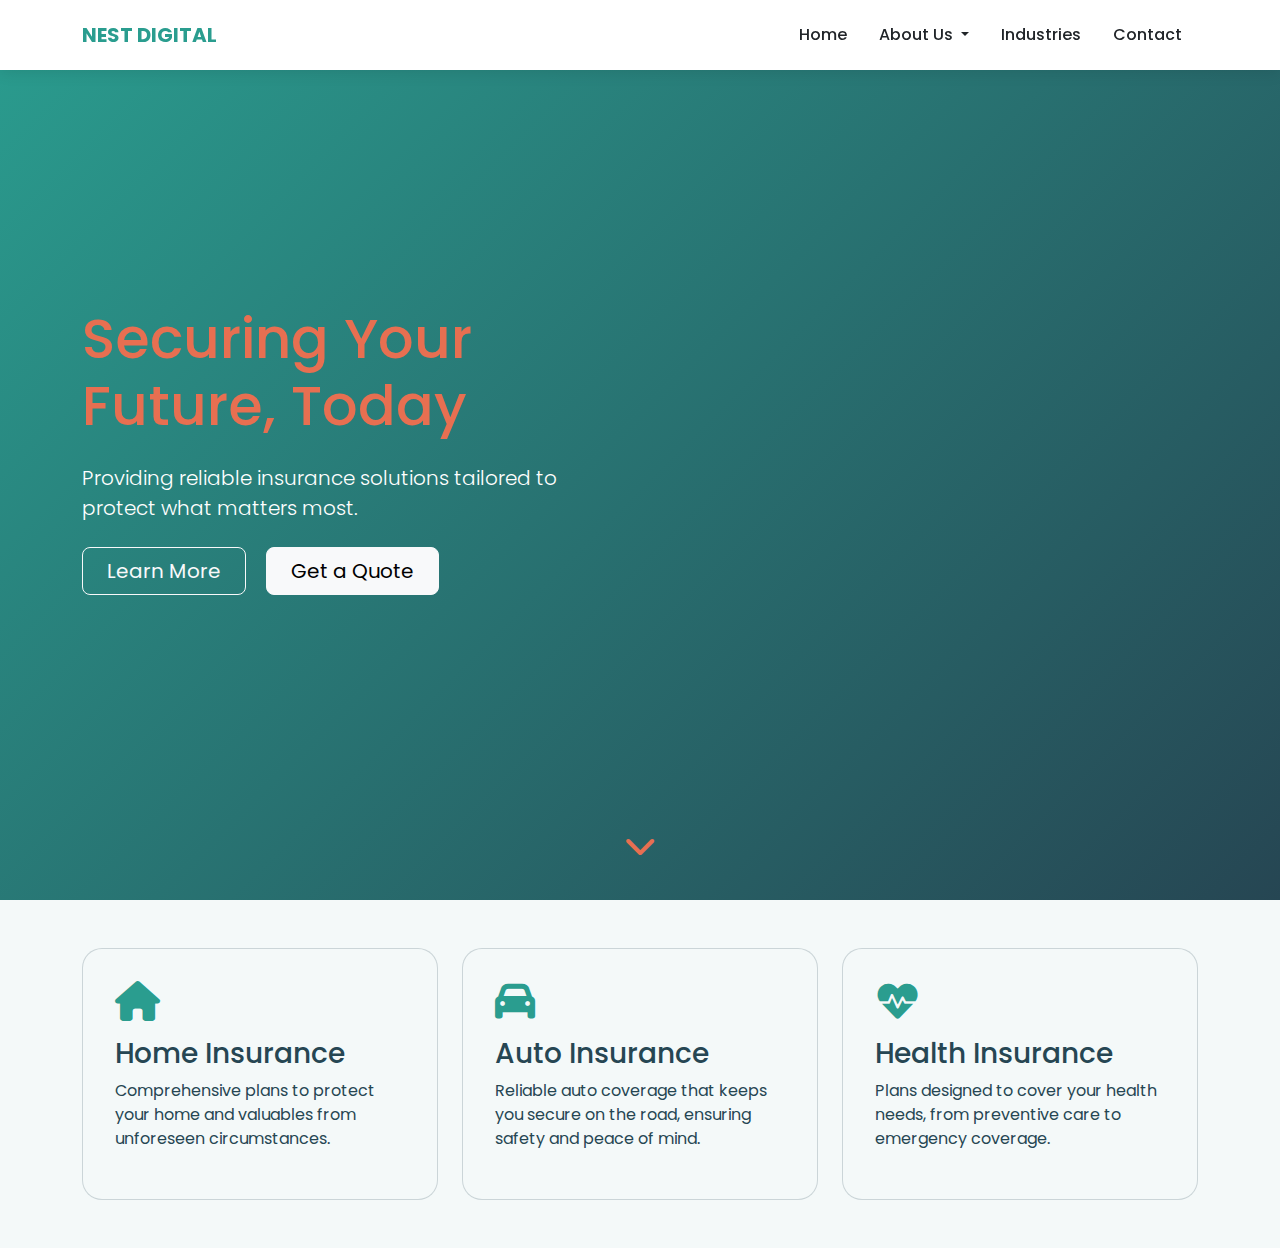
<file: insurence.html>
<!DOCTYPE html>
<html lang="en">
<head>
    <meta charset="utf-8">
    <title>Nest Digital - Insurance Solutions</title>
    <meta content="width=device-width, initial-scale=1.0" name="viewport">

    <!-- Google Fonts -->
    <link href="https://fonts.googleapis.com/css2?family=Poppins:wght@400;600&display=swap" rel="stylesheet">

    <!-- Bootstrap CSS -->
    <link href="https://cdnjs.cloudflare.com/ajax/libs/bootstrap/5.3.0/css/bootstrap.min.css" rel="stylesheet">

    <!-- Font Awesome -->
    <link href="https://cdnjs.cloudflare.com/ajax/libs/font-awesome/6.0.0/css/all.min.css" rel="stylesheet">

    <style>
        :root {
            --primary: #2a9d8f;
            --secondary: #264653;
            --accent: #e76f51;
            --light: #f4f9f9;
        }

        body {
            font-family: 'Poppins', sans-serif;
            background-color: var(--light);
        }
        
        .navbar {
            background: white;
            box-shadow: 0 2px 15px rgba(0, 0, 0, 0.1);
            padding: 15px 0;
        }

        .navbar-brand {
            font-weight: 700;
            color: var(--primary) !important;
        }

        .nav-link {
            color: var(--text-dark) !important;
            font-weight: 500;
            padding: 0.5rem 1rem !important;
            transition: color 0.3s ease;
        }

        .nav-link:hover {
            color: var(--accent) !important;
        }

        .hero-section {
            background: linear-gradient(135deg, var(--primary) 0%, var(--secondary) 100%);
            min-height: 100vh;
            display: flex;
            align-items: center;
            color: white;
            position: relative;
        }

        .hero-title {
            font-size: 3.5rem;
            color: var(--accent);
            margin-bottom: 1.5rem;
        }

        .service-card {
            background: var(--light);
            border: 1px solid rgba(38, 70, 83, 0.2);
            border-radius: 20px;
            padding: 2rem;
            color: var(--secondary);
            transition: transform 0.3s, box-shadow 0.3s;
            cursor: pointer;
            height: 100%;
        }

        .service-card:hover {
            transform: translateY(-10px);
            box-shadow: 0 10px 30px rgba(38, 70, 83, 0.2);
        }

        .service-icon {
            font-size: 2.5rem;
            color: var(--primary);
            margin-bottom: 1rem;
        }

        .scroll-down {
            position: absolute;
            bottom: 30px;
            left: 50%;
            transform: translateX(-50%);
            color: var(--accent);
            font-size: 2rem;
            animation: bounce 2s infinite;
            cursor: pointer;
        }

        @keyframes bounce {
            0%, 20%, 50%, 80%, 100% { transform: translateY(0); }
            40% { transform: translateY(-15px); }
            60% { transform: translateY(-7px); }
        }
    </style>
</head>
<body>
<!-- Navbar -->
<nav class="navbar navbar-expand-lg fixed-top">
    <div class="container">
        <a class="navbar-brand" href="#intro">NEST DIGITAL</a>
        <button class="navbar-toggler" type="button" data-bs-toggle="collapse" data-bs-target="#navbarNav">
            <i class="fas fa-bars"></i>
        </button>
        <div class="collapse navbar-collapse" id="navbarNav">
            <ul class="navbar-nav ms-auto">
                <li class="nav-item">
                    <a class="nav-link menu-active" href="index.html">Home</a>
                </li>
                <li class="nav-item dropdown">
                    <a class="nav-link dropdown-toggle" href="about.html" id="aboutDropdown" role="button" data-bs-toggle="dropdown">
                        About Us
                    </a>
                    <ul class="dropdown-menu" aria-labelledby="aboutDropdown">
                        <li><a class="dropdown-item" href="about.html">About Us</a></li>
                        <li><a class="dropdown-item" href="timeline.html">Time Line</a></li>
                    </ul>
                </li>
                <li class="nav-item">
                    <a class="nav-link" href="industries.html">Industries</a>
                </li>
                <li class="nav-item">
                    <a class="nav-link" href="contact.html">Contact</a>
                </li>
            </ul>
        </div>
    </div>
</nav>

    <!-- Hero Section -->
    <section class="hero-section">
        <div class="container">
            <div class="row align-items-center">
                <div class="col-lg-6">
                    <h1 class="hero-title">Securing Your Future, Today</h1>
                    <p class="lead mb-4">Providing reliable insurance solutions tailored to protect what matters most.</p>
                    <button class="btn btn-outline-light btn-lg px-4 me-3">Learn More</button>
                    <button class="btn btn-light btn-lg px-4">Get a Quote</button>
                </div>
            </div>
        </div>
        <a href="#services" class="scroll-down">
            <i class="fas fa-chevron-down"></i>
        </a>
    </section>

    <!-- Services Section -->
    <section class="py-5" id="services" style="background-color: var(--light);">
        <div class="container">
            <div class="row g-4">
                <div class="col-lg-4">
                    <div class="service-card">
                        <i class="fas fa-home service-icon"></i>
                        <h3>Home Insurance</h3>
                        <p>Comprehensive plans to protect your home and valuables from unforeseen circumstances.</p>
                    </div>
                </div>
                <div class="col-lg-4">
                    <div class="service-card">
                        <i class="fas fa-car service-icon"></i>
                        <h3>Auto Insurance</h3>
                        <p>Reliable auto coverage that keeps you secure on the road, ensuring safety and peace of mind.</p>
                    </div>
                </div>
                <div class="col-lg-4">
                    <div class="service-card">
                        <i class="fas fa-heartbeat service-icon"></i>
                        <h3>Health Insurance</h3>
                        <p>Plans designed to cover your health needs, from preventive care to emergency coverage.</p>
                    </div>
                </div>
            </div>
        </div>
    </section>

    <script src="https://cdnjs.cloudflare.com/ajax/libs/bootstrap/5.3.0/js/bootstrap.bundle.min.js"></script>
</body>
</html>
</file>
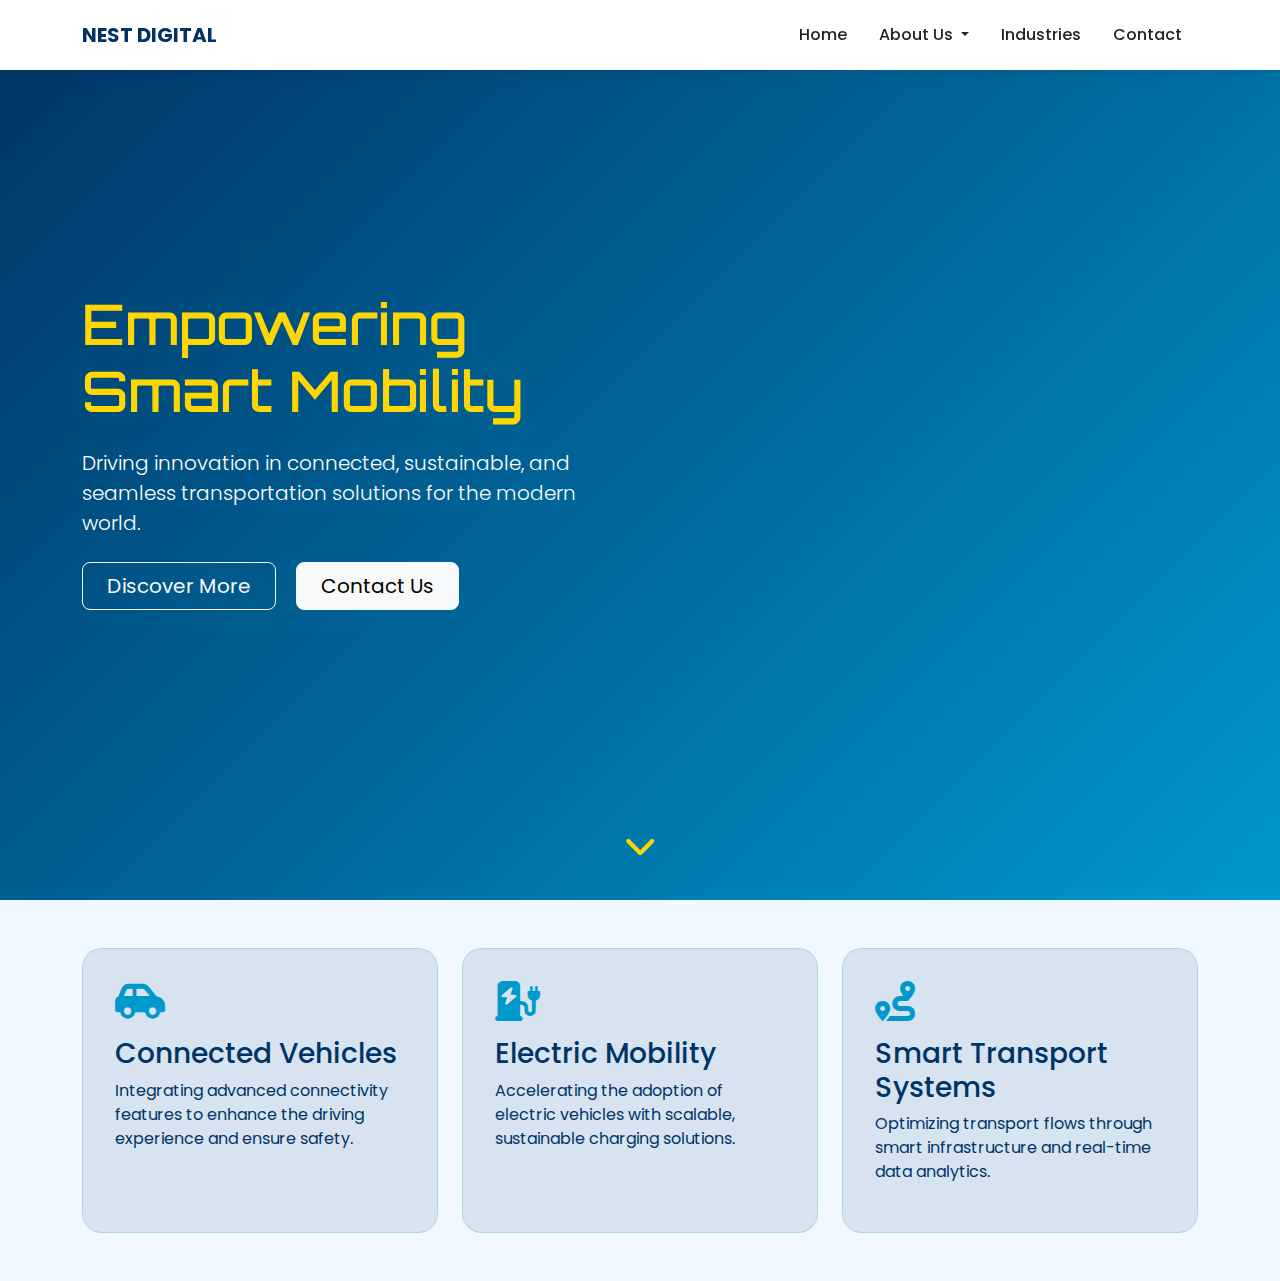
<file: locomotive.html>
<!DOCTYPE html>
<html lang="en">
<head>
    <meta charset="utf-8">
    <title>Nest Digital - Mobility Solutions</title>
    <meta content="width=device-width, initial-scale=1.0" name="viewport">

    <!-- Google Fonts -->
    <link href="https://fonts.googleapis.com/css2?family=Poppins:wght@400;600&family=Orbitron:wght@500;700&display=swap" rel="stylesheet">

    <!-- Bootstrap CSS -->
    <link href="https://cdnjs.cloudflare.com/ajax/libs/bootstrap/5.3.0/css/bootstrap.min.css" rel="stylesheet">

    <!-- Font Awesome -->
    <link href="https://cdnjs.cloudflare.com/ajax/libs/font-awesome/6.0.0/css/all.min.css" rel="stylesheet">

    <style>
        :root {
            --primary: #003366;
            --secondary: #0099cc;
            --accent: #ffd700;
            --light: #f0f8ff;
        }

        body {
            font-family: 'Poppins', sans-serif;
            overflow-x: hidden;
            background-color: var(--light);
        }

        /* Navbar Styles */
        .navbar {
            background: white;
            box-shadow: 0 2px 15px rgba(0, 0, 0, 0.1);
            padding: 15px 0;
        }

        .navbar-brand {
            font-weight: 700;
            color: var(--primary) !important;
        }

        .nav-link {
            color: var(--text-dark) !important;
            font-weight: 500;
            padding: 0.5rem 1rem !important;
            transition: color 0.3s ease;
        }

        .nav-link:hover {
            color: var(--accent) !important;
        }
        .hero-section {
            background: linear-gradient(135deg, var(--primary) 0%, var(--secondary) 100%);
            min-height: 100vh;
            display: flex;
            align-items: center;
            position: relative;
            overflow: hidden;
            color: white;
        }

        .hero-content {
            position: relative;
            z-index: 2;
        }

        .hero-title {
            font-family: 'Orbitron', sans-serif;
            font-size: 3.5rem;
            color: var(--accent);
            margin-bottom: 1.5rem;
        }

        .service-card {
            background: rgba(0, 51, 102, 0.1);
            border: 1px solid rgba(0, 153, 204, 0.2);
            border-radius: 20px;
            padding: 2rem;
            color: var(--primary);
            transition: transform 0.3s, box-shadow 0.3s;
            cursor: pointer;
            height: 100%;
        }

        .service-card:hover {
            transform: translateY(-10px);
            box-shadow: 0 10px 30px rgba(0, 153, 204, 0.2);
        }

        .service-icon {
            font-size: 2.5rem;
            color: var(--secondary);
            margin-bottom: 1rem;
        }

        .scroll-down {
            position: absolute;
            bottom: 30px;
            left: 50%;
            transform: translateX(-50%);
            color: var(--accent);
            font-size: 2rem;
            animation: bounce 2s infinite;
            cursor: pointer;
            z-index: 2;
        }

        @keyframes bounce {
            0%, 20%, 50%, 80%, 100% { transform: translateY(0); }
            40% { transform: translateY(-15px); }
            60% { transform: translateY(-7px); }
        }
    </style>
</head>
<body>
        <!-- Navbar -->
        <nav class="navbar navbar-expand-lg fixed-top">
            <div class="container">
                <a class="navbar-brand" href="#intro">NEST DIGITAL</a>
                <button class="navbar-toggler" type="button" data-bs-toggle="collapse" data-bs-target="#navbarNav">
                    <i class="fas fa-bars"></i>
                </button>
                <div class="collapse navbar-collapse" id="navbarNav">
                    <ul class="navbar-nav ms-auto">
                        <li class="nav-item">
                            <a class="nav-link menu-active" href="index.html">Home</a>
                        </li>
                        <li class="nav-item dropdown">
                            <a class="nav-link dropdown-toggle" href="about.html" id="aboutDropdown" role="button" data-bs-toggle="dropdown">
                                About Us
                            </a>
                            <ul class="dropdown-menu" aria-labelledby="aboutDropdown">
                                <li><a class="dropdown-item" href="about.html">About Us</a></li>
                                <li><a class="dropdown-item" href="timeline.html">Time Line</a></li>
                            </ul>
                        </li>
                        <li class="nav-item">
                            <a class="nav-link" href="industries.html">Industries</a>
                        </li>
                        <li class="nav-item">
                            <a class="nav-link" href="contact.html">Contact</a>
                        </li>
                    </ul>
                </div>
            </div>
        </nav>

    <!-- Hero Section -->
    <section class="hero-section">
        <div class="container">
            <div class="row align-items-center">
                <div class="col-lg-6 hero-content">
                    <h1 class="hero-title">Empowering Smart Mobility</h1>
                    <p class="lead mb-4">Driving innovation in connected, sustainable, and seamless transportation solutions for the modern world.</p>
                    <button class="btn btn-outline-light btn-lg px-4 me-3">Discover More</button>
                    <button class="btn btn-light btn-lg px-4">Contact Us</button>
                </div>
            </div>
        </div>
        <a href="#services" class="scroll-down">
            <i class="fas fa-chevron-down"></i>
        </a>
    </section>

    <!-- Services Section -->
    <section class="py-5" id="services" style="background-color: var(--light);">
        <div class="container">
            <div class="row g-4">
                <div class="col-lg-4">
                    <div class="service-card">
                        <i class="fas fa-car-side service-icon"></i>
                        <h3>Connected Vehicles</h3>
                        <p>Integrating advanced connectivity features to enhance the driving experience and ensure safety.</p>
                    </div>
                </div>
                <div class="col-lg-4">
                    <div class="service-card">
                        <i class="fas fa-charging-station service-icon"></i>
                        <h3>Electric Mobility</h3>
                        <p>Accelerating the adoption of electric vehicles with scalable, sustainable charging solutions.</p>
                    </div>
                </div>
                <div class="col-lg-4">
                    <div class="service-card">
                        <i class="fas fa-route service-icon"></i>
                        <h3>Smart Transport Systems</h3>
                        <p>Optimizing transport flows through smart infrastructure and real-time data analytics.</p>
                    </div>
                </div>
            </div>
        </div>
    </section>

    <script src="https://cdnjs.cloudflare.com/ajax/libs/bootstrap/5.3.0/js/bootstrap.bundle.min.js"></script>
</body>
</html>
</file>
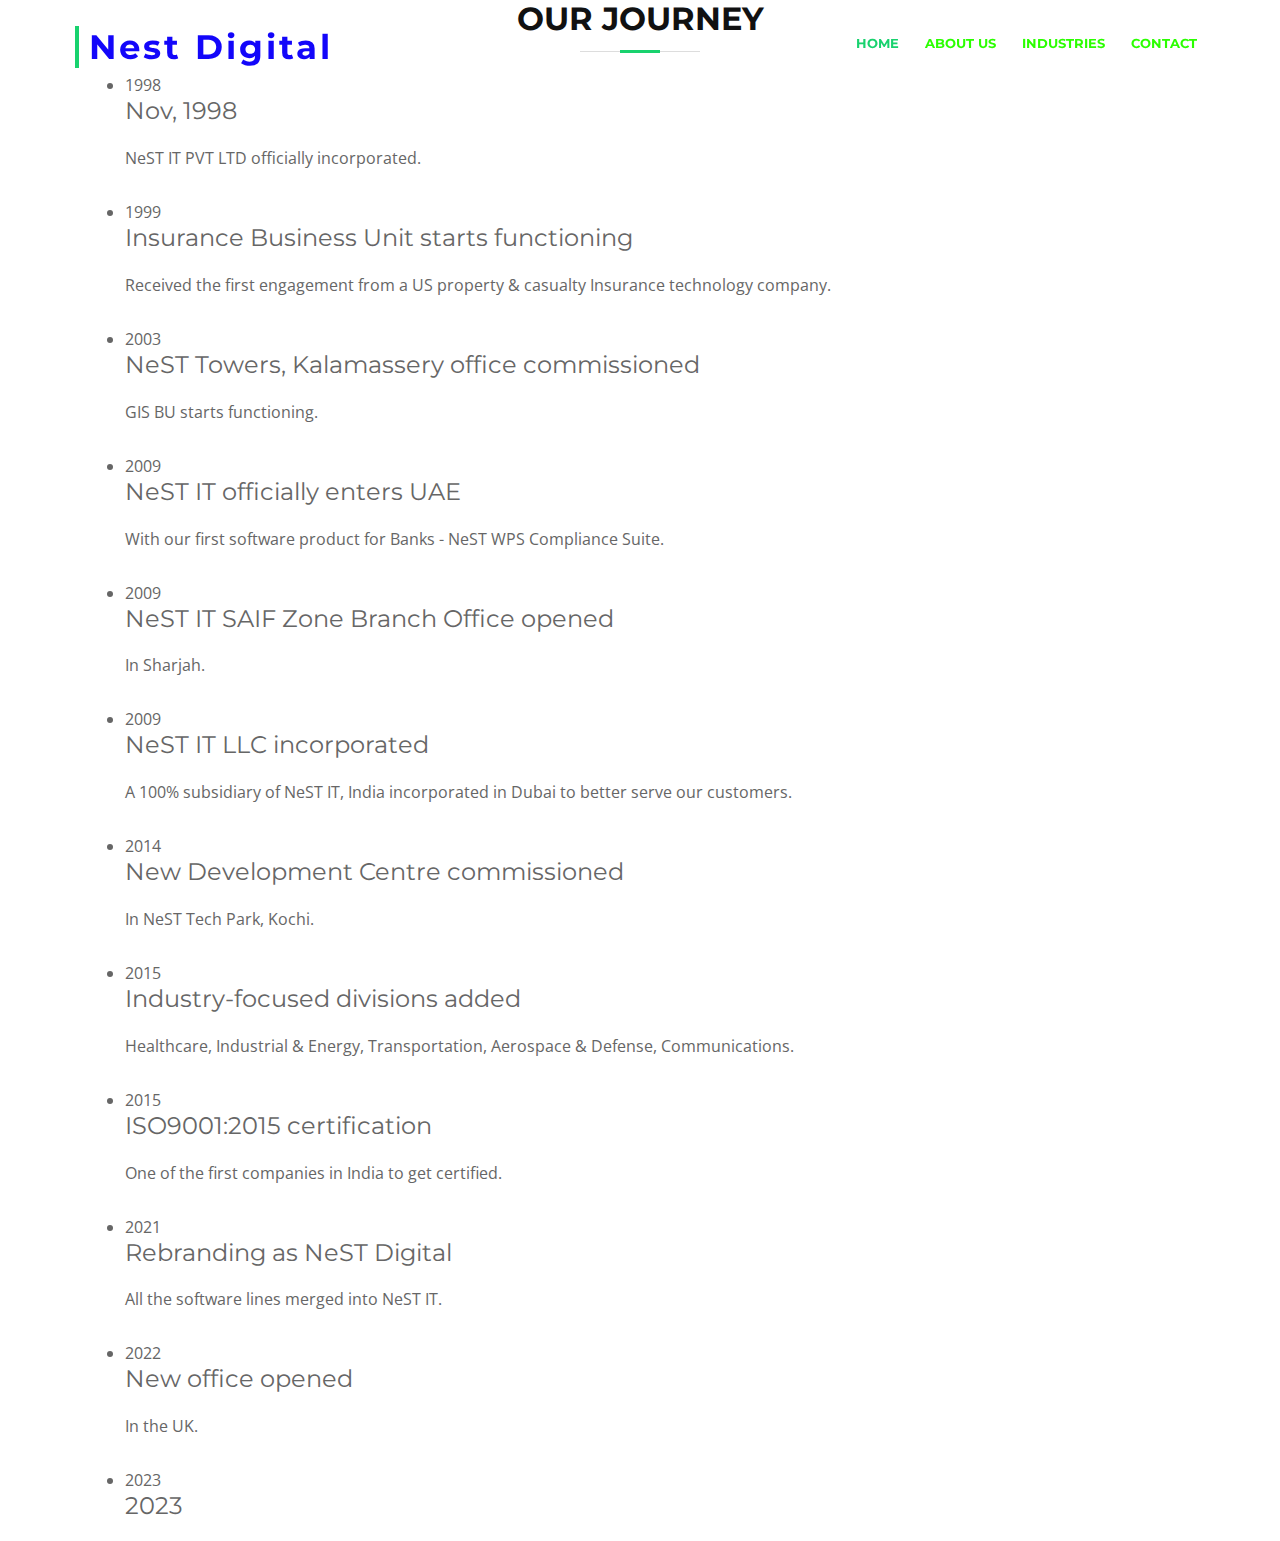
<file: timeline.html>
<!DOCTYPE html>
<html lang="en">

<head>
    <meta charset="utf-8">
    <title>Nest Digital</title>
    <meta content="width=device-width, initial-scale=1.0" name="viewport">
    <meta content="" name="keywords">
    <meta content="" name="description">

    <!-- Favicons -->
    <link href="img/favicon.png" rel="icon">
    <link href="img/apple-touch-icon.png" rel="apple-touch-icon">

    <!-- Google Fonts -->
    <link href="https://fonts.googleapis.com/css?family=Open+Sans:300,300i,400,400i,700,700i|Montserrat:300,400,500,700"
        rel="stylesheet">

    <!-- Bootstrap CSS File -->
    <link href="lib/bootstrap/css/bootstrap.min.css" rel="stylesheet">
    <!-- Libraries CSS Files -->
    <link href="lib/font-awesome/css/font-awesome.min.css" rel="stylesheet">
    <link href="lib/animate/animate.min.css" rel="stylesheet">
    <link href="lib/ionicons/css/ionicons.min.css" rel="stylesheet">
    <!-- Main Stylesheet File -->
    <link href="css/style.css" rel="stylesheet">
</head>

<body>

    <!--==========================
      Header
    ============================-->
    <header id="header">
        <div class="container-fluid">

            <div id="logo" class="pull-left">
                <h1><a href="#intro" class="scrollto">Nest Digital</a></h1>
            </div>

            <nav id="nav-menu-container">
                <ul class="nav-menu">
                    <li class="menu-active"><a href="index.html">Home</a></li>
                    <li class="menu-has-children"><a href="about.html">About Us</a>
                        <ul>
                            <li><a href="about.html">About US</a></li>
                            <li><a href="timeline.html">Time Line</a></li>
                        </ul>
                    </li>
                    <li class="menu-has-children"><a href="industries.html">Industries</a>
                    </li>
                    <li><a href="contact.html">Contact</a></li>
                </ul>
            </nav><!-- #nav-menu-container -->
        </div>
    </header><!-- #header -->

    <body>

        <!--==========================
          Our Journey Section
        ============================-->
        <section id="journey">
            <div class="container">

                <header class="section-header">
                    <h3>Our Journey</h3>
                </header>

                <div class="row">

                    <div class="col-md-12 wow fadeInUp">
                        <ul class="timeline">
                            <li>
                                <div class="timeline-badge"><span>1998</span></div>
                                <div class="timeline-panel">
                                    <div class="timeline-heading">
                                        <h4 class="timeline-title">Nov, 1998</h4>
                                    </div>
                                    <div class="timeline-body">
                                        <p>NeST IT PVT LTD officially incorporated.</p>
                                    </div>
                                </div>
                            </li>

                            <li>
                                <div class="timeline-badge"><span>1999</span></div>
                                <div class="timeline-panel">
                                    <div class="timeline-heading">
                                        <h4 class="timeline-title">Insurance Business Unit starts functioning</h4>
                                    </div>
                                    <div class="timeline-body">
                                        <p>Received the first engagement from a US property & casualty Insurance
                                            technology company.</p>
                                    </div>
                                </div>
                            </li>

                            <li>
                                <div class="timeline-badge"><span>2003</span></div>
                                <div class="timeline-panel">
                                    <div class="timeline-heading">
                                        <h4 class="timeline-title">NeST Towers, Kalamassery office commissioned</h4>
                                    </div>
                                    <div class="timeline-body">
                                        <p>GIS BU starts functioning.</p>
                                    </div>
                                </div>
                            </li>

                            <li>
                                <div class="timeline-badge"><span>2009</span></div>
                                <div class="timeline-panel">
                                    <div class="timeline-heading">
                                        <h4 class="timeline-title">NeST IT officially enters UAE</h4>
                                    </div>
                                    <div class="timeline-body">
                                        <p>With our first software product for Banks - NeST WPS Compliance Suite.</p>
                                    </div>
                                </div>
                            </li>

                            <li>
                                <div class="timeline-badge"><span>2009</span></div>
                                <div class="timeline-panel">
                                    <div class="timeline-heading">
                                        <h4 class="timeline-title">NeST IT SAIF Zone Branch Office opened</h4>
                                    </div>
                                    <div class="timeline-body">
                                        <p>In Sharjah.</p>
                                    </div>
                                </div>
                            </li>

                            <li>
                                <div class="timeline-badge"><span>2009</span></div>
                                <div class="timeline-panel">
                                    <div class="timeline-heading">
                                        <h4 class="timeline-title">NeST IT LLC incorporated</h4>
                                    </div>
                                    <div class="timeline-body">
                                        <p>A 100% subsidiary of NeST IT, India incorporated in Dubai to better serve our
                                            customers.</p>
                                    </div>
                                </div>
                            </li>

                            <li>
                                <div class="timeline-badge"><span>2014</span></div>
                                <div class="timeline-panel">
                                    <div class="timeline-heading">
                                        <h4 class="timeline-title">New Development Centre commissioned</h4>
                                    </div>
                                    <div class="timeline-body">
                                        <p>In NeST Tech Park, Kochi.</p>
                                    </div>
                                </div>
                            </li>

                            <li>
                                <div class="timeline-badge"><span>2015</span></div>
                                <div class="timeline-panel">
                                    <div class="timeline-heading">
                                        <h4 class="timeline-title">Industry-focused divisions added</h4>
                                    </div>
                                    <div class="timeline-body">
                                        <p>Healthcare, Industrial & Energy, Transportation, Aerospace & Defense,
                                            Communications.</p>
                                    </div>
                                </div>
                            </li>

                            <li>
                                <div class="timeline-badge"><span>2015</span></div>
                                <div class="timeline-panel">
                                    <div class="timeline-heading">
                                        <h4 class="timeline-title">ISO9001:2015 certification</h4>
                                    </div>
                                    <div class="timeline-body">
                                        <p>One of the first companies in India to get certified.</p>
                                    </div>
                                </div>
                            </li>

                            <li>
                                <div class="timeline-badge"><span>2021</span></div>
                                <div class="timeline-panel">
                                    <div class="timeline-heading">
                                        <h4 class="timeline-title">Rebranding as NeST Digital</h4>
                                    </div>
                                    <div class="timeline-body">
                                        <p>All the software lines merged into NeST IT.</p>
                                    </div>
                                </div>
                            </li>

                            <li>
                                <div class="timeline-badge"><span>2022</span></div>
                                <div class="timeline-panel">
                                    <div class="timeline-heading">
                                        <h4 class="timeline-title">New office opened</h4>
                                    </div>
                                    <div class="timeline-body">
                                        <p>In the UK.</p>
                                    </div>
                                </div>
                            </li>

                            <li>
                                <div class="timeline-badge"><span>2023</span></div>
                                <div class="timeline-panel">
                                    <div class="timeline-heading">
                                        <h4 class="timeline-title">2023</h4>
                                    </div>
                                </div>
                            </li>

                        </ul>
                    </div>

                </div>

            </div>
        </section><!-- #journey -->

        <script src="https://cdnjs.cloudflare.com/ajax/libs/jquery/3.3.1/jquery.min.js"></script>
        <script src="https://stackpath.bootstrapcdn.com/bootstrap/4.3.1/js/bootstrap.bundle.min.js"></script>

    </body>


</html>
</file>
<file: css/style.css>
/*
  Theme Name: BizPage
  Theme URL: https://bootstrapmade.com/bizpage-bootstrap-business-template/
  Author: BootstrapMade.com
  License: https://bootstrapmade.com/license/
*/
/*--------------------------------------------------------------
# General
--------------------------------------------------------------*/
body {
  background: #fff;
  color: #666666;
  font-family: "Open Sans", sans-serif;
}

a {
  color: #18d26e;
  transition: 0.5s;
}

a:hover,
a:active,
a:focus {
  color: #18d36e;
  outline: none;
  text-decoration: none;
}

p {
  padding: 0;
  margin: 0 0 30px 0;
}

h1,
h2,
h3,
h4,
h5,
h6 {
  font-family: "Montserrat", sans-serif;
  font-weight: 400;
  margin: 0 0 20px 0;
  padding: 0;
}

/* Back to top button */
.back-to-top {
  position: fixed;
  display: none;
  background: #18d26e;
  color: #fff;
  display: inline-block;
  width: 44px;
  height: 44px;
  text-align: center;
  line-height: 1;
  font-size: 16px;
  border-radius: 50%;
  right: 15px;
  bottom: 15px;
  transition: background 0.5s;
  z-index: 11;
}

.back-to-top i {
  padding-top: 12px;
  color: #fff;
}

@media (max-width: 768px) {
  .back-to-top {
    bottom: 15px;
  }
}

/*--------------------------------------------------------------
# Header
--------------------------------------------------------------*/
#header {
  padding: 30px 0;
  height: 92px;
  position: fixed;
  left: 0;
  top: 0;
  right: 0;
  transition: all 0.5s;
  z-index: 997;
}

#header.header-scrolled {
  background: rgba(0, 0, 0, 0.9);
  padding: 20px 0;
  height: 72px;
  transition: all 0.5s;
}

#header #logo {
  float: left;
}

@media (min-width: 1024px) {
  #header #logo {
    padding-left: 60px;
  }
}

#header #logo h1 {
  font-size: 34px;
  margin: 0;
  padding: 0;
  line-height: 1;
  font-family: "Montserrat", sans-serif;
  font-weight: 700;
  letter-spacing: 3px;
}

#header #logo h1 a,
#header #logo h1 a:hover {
  color: #1306fa;
  padding-left: 10px;
  border-left: 4px solid #18d26e;
}

#header #logo img {
  padding: 0;
  margin: 0;
}

@media (max-width: 768px) {
  #header #logo h1 {
    font-size: 28px;
  }

  #header #logo img {
    max-height: 40px;
  }
}

/*--------------------------------------------------------------
# Intro Section
--------------------------------------------------------------*/
#intro {
  display: table;
  width: 100%;
  height: 100vh;
  background: #000;
}

#intro .carousel-item {
  width: 100%;
  height: 100vh;
  background-size: cover;
  background-position: center;
  background-repeat: no-repeat;
}

#intro .carousel-item::before {
  content: '';
  background-color: rgba(0, 0, 0, 0.7);
  position: absolute;
  height: 100%;
  width: 100%;
  top: 0;
  right: 0;
  left: 0;
  bottom: 0;
}

#intro .carousel-container {
  display: flex;
  justify-content: center;
  align-items: center;
  position: absolute;
  bottom: 0;
  top: 0;
  left: 0;
  right: 0;
}

#intro .carousel-content {
  text-align: center;
}

#intro h2 {
  color: #fff;
  margin-bottom: 30px;
  font-size: 48px;
  font-weight: 700;
}

@media (max-width: 768px) {
  #intro h2 {
    font-size: 28px;
  }
}

#intro p {
  width: 80%;
  margin: 0 auto 30px auto;
  color: #fff;
}

@media (min-width: 1024px) {
  #intro p {
    width: 60%;
  }
}

#intro .carousel-fade .carousel-inner .carousel-item {
  -webkit-transition-property: opacity;
  transition-property: opacity;
}

#intro .carousel-fade .carousel-inner .carousel-item,
#intro .carousel-fade .carousel-inner .active.carousel-item-left,
#intro .carousel-fade .carousel-inner .active.carousel-item-right {
  opacity: 0;
}

#intro .carousel-fade .carousel-inner .active,
#intro .carousel-fade .carousel-inner .carousel-item-next.carousel-item-left,
#intro .carousel-fade .carousel-inner .carousel-item-prev.carousel-item-right {
  opacity: 1;
  transition: 0.5s;
}

#intro .carousel-fade .carousel-inner .carousel-item-next,
#intro .carousel-fade .carousel-inner .carousel-item-prev,
#intro .carousel-fade .carousel-inner .active.carousel-item-left,
#intro .carousel-fade .carousel-inner .active.carousel-item-right {
  left: 0;
  -webkit-transform: translate3d(0, 0, 0);
  transform: translate3d(0, 0, 0);
}

#intro .carousel-control-prev,
#intro .carousel-control-next {
  width: 10%;
}

@media (min-width: 1024px) {

  #intro .carousel-control-prev,
  #intro .carousel-control-next {
    width: 5%;
  }
}

#intro .carousel-control-next-icon,
#intro .carousel-control-prev-icon {
  background: none;
  font-size: 32px;
  line-height: 1;
}

#intro .carousel-indicators li {
  cursor: pointer;
}

#intro .btn-get-started {
  font-family: "Montserrat", sans-serif;
  font-weight: 500;
  font-size: 16px;
  letter-spacing: 1px;
  display: inline-block;
  padding: 8px 32px;
  border-radius: 50px;
  transition: 0.5s;
  margin: 10px;
  color: #fff;
  background: #18d26e;
}

#intro .btn-get-started:hover {
  background: #fff;
  color: #18d26e;
}

/*--------------------------------------------------------------
# Navigation Menu
--------------------------------------------------------------*/
/* Nav Menu Essentials */
.nav-menu,
.nav-menu * {
  margin: 0;
  padding: 0;
  list-style: none;
}

.nav-menu ul {
  position: absolute;
  display: none;
  top: 100%;
  left: 0;
  z-index: 99;
}

.nav-menu li {
  position: relative;
  white-space: nowrap;
}

.nav-menu>li {
  float: left;
}

.nav-menu li:hover>ul,
.nav-menu li.sfHover>ul {
  display: block;
}

.nav-menu ul ul {
  top: 0;
  left: 100%;
}

.nav-menu ul li {
  min-width: 180px;
}

/* Nav Menu Arrows */
.sf-arrows .sf-with-ul {
  padding-right: 30px;
}

.sf-arrows .sf-with-ul:after {
  content: "\f107";
  position: absolute;
  right: 15px;
  font-family: FontAwesome;
  font-style: normal;
  font-weight: normal;
}

.sf-arrows ul .sf-with-ul:after {
  content: "\f105";
}

/* Nav Meu Container */
#nav-menu-container {
  float: right;
  margin: 0;
}

@media (min-width: 1024px) {
  #nav-menu-container {
    padding-right: 60px;
  }
}

@media (max-width: 768px) {
  #nav-menu-container {
    display: none;
  }
}

/* Nav Meu Styling */
.nav-menu a {
  padding: 0 8px 10px 8px;
  text-decoration: none;
  display: inline-block;
  color: #2bff00;
  font-family: "Montserrat", sans-serif;
  font-weight: 700;
  font-size: 13px;
  text-transform: uppercase;
  outline: none;
}

.nav-menu li:hover>a,
.nav-menu>.menu-active>a {
  color: #18d26e;
}

.nav-menu>li {
  margin-left: 10px;
}

.nav-menu ul {
  margin: 4px 0 0 0;
  padding: 10px;
  box-shadow: 0px 0px 30px rgba(127, 137, 161, 0.25);
  background: #fff;
}

.nav-menu ul li {
  transition: 0.3s;
}

.nav-menu ul li a {
  padding: 10px;
  color: #333;
  transition: 0.3s;
  display: block;
  font-size: 13px;
  text-transform: none;
}

.nav-menu ul li:hover>a {
  color: #18d26e;
}

.nav-menu ul ul {
  margin: 0;
}

/* Mobile Nav Toggle */
#mobile-nav-toggle {
  position: fixed;
  right: 0;
  top: 0;
  z-index: 999;
  margin: 20px 20px 0 0;
  border: 0;
  background: none;
  font-size: 24px;
  display: none;
  transition: all 0.4s;
  outline: none;
  cursor: pointer;
}

#mobile-nav-toggle i {
  color: #fff;
}

@media (max-width: 768px) {
  #mobile-nav-toggle {
    display: inline;
  }
}

/* Mobile Nav Styling */
#mobile-nav {
  position: fixed;
  top: 0;
  padding-top: 18px;
  bottom: 0;
  z-index: 998;
  background: rgba(0, 0, 0, 0.8);
  left: -260px;
  width: 260px;
  overflow-y: auto;
  transition: 0.4s;
}

#mobile-nav ul {
  padding: 0;
  margin: 0;
  list-style: none;
}

#mobile-nav ul li {
  position: relative;
}

#mobile-nav ul li a {
  color: #fff;
  font-size: 13px;
  text-transform: uppercase;
  overflow: hidden;
  padding: 10px 22px 10px 15px;
  position: relative;
  text-decoration: none;
  width: 100%;
  display: block;
  outline: none;
  font-weight: 700;
  font-family: "Montserrat", sans-serif;
}

#mobile-nav ul li a:hover {
  color: #fff;
}

#mobile-nav ul li li {
  padding-left: 30px;
}

#mobile-nav ul .menu-has-children i {
  position: absolute;
  right: 0;
  z-index: 99;
  padding: 15px;
  cursor: pointer;
  color: #fff;
}

#mobile-nav ul .menu-has-children i.fa-chevron-up {
  color: #18d26e;
}

#mobile-nav ul .menu-has-children li a {
  text-transform: none;
}

#mobile-nav ul .menu-item-active {
  color: #18d26e;
}

#mobile-body-overly {
  width: 100%;
  height: 100%;
  z-index: 997;
  top: 0;
  left: 0;
  position: fixed;
  background: rgba(0, 0, 0, 0.7);
  display: none;
}

/* Mobile Nav body classes */
body.mobile-nav-active {
  overflow: hidden;
}

body.mobile-nav-active #mobile-nav {
  left: 0;
}

body.mobile-nav-active #mobile-nav-toggle {
  color: #fff;
}

/*--------------------------------------------------------------
# Sections
--------------------------------------------------------------*/
/* Sections Header
--------------------------------*/
.section-header h3 {
  font-size: 32px;
  color: #111;
  text-transform: uppercase;
  text-align: center;
  font-weight: 700;
  position: relative;
  padding-bottom: 15px;
}

.section-header h3::before {
  content: '';
  position: absolute;
  display: block;
  width: 120px;
  height: 1px;
  background: #ddd;
  bottom: 1px;
  left: calc(50% - 60px);
}

.section-header h3::after {
  content: '';
  position: absolute;
  display: block;
  width: 40px;
  height: 3px;
  background: #18d26e;
  bottom: 0;
  left: calc(50% - 20px);
}

.section-header p {
  text-align: center;
  padding-bottom: 30px;
  color: #333;
}

/* Section with background
--------------------------------*/
.section-bg {
  background: #f7f7f7;
}

/* Featured Services Section
--------------------------------*/
#featured-services {
  background: #000;
}

#featured-services .box {
  padding: 30px 20px;
}

#featured-services .box-bg {
  background-image: linear-gradient(0deg, #000000 0%, #242323 50%, #000000 100%);
}

#featured-services i {
  color: #18d26e;
  font-size: 48px;
  display: inline-block;
  line-height: 1;
}

#featured-services h4 {
  font-weight: 400;
  margin: 15px 0;
  font-size: 18px;
}

#featured-services h4 a {
  color: #fff;
}

#featured-services h4 a:hover {
  color: #18d26e;
}

#featured-services p {
  font-size: 14px;
  line-height: 24px;
  color: #fff;
  margin-bottom: 0;
}

/* About Us Section
--------------------------------*/
#about {
  background: url("../img/about-bg.jpg") center top no-repeat fixed;
  background-size: cover;
  padding: 60px 0 40px 0;
  position: relative;
}

#about::before {
  content: '';
  position: absolute;
  left: 0;
  right: 0;
  top: 0;
  bottom: 0;
  background: rgba(255, 255, 255, 0.92);
  z-index: 9;
}

#about .container {
  position: relative;
  z-index: 10;
}

#about .about-col {
  background: #fff;
  border-radius: 0 0 4px 4px;
  box-shadow: 0px 2px 12px rgba(0, 0, 0, 0.08);
  margin-bottom: 20px;
}

#about .about-col .img {
  position: relative;
}

#about .about-col .img img {
  border-radius: 4px 4px 0 0;
}

#about .about-col .icon {
  width: 64px;
  height: 64px;
  padding-top: 8px;
  text-align: center;
  position: absolute;
  background-color: #18d26e;
  border-radius: 50%;
  text-align: center;
  border: 4px solid #fff;
  left: calc(50% - 32px);
  bottom: -30px;
  transition: 0.3s;
}

#about .about-col i {
  font-size: 36px;
  line-height: 1;
  color: #fff;
  transition: 0.3s;
}

#about .about-col:hover .icon {
  background-color: #fff;
}

#about .about-col:hover i {
  color: #18d26e;
}

#about .about-col h2 {
  color: #000;
  text-align: center;
  font-weight: 700;
  font-size: 20px;
  padding: 0;
  margin: 40px 0 12px 0;
}

#about .about-col h2 a {
  color: #000;
}

#about .about-col h2 a:hover {
  color: #18d26e;
}

#about .about-col p {
  font-size: 14px;
  line-height: 24px;
  color: #333;
  margin-bottom: 0;
  padding: 0 20px 20px 20px;
}

/* Services Section
--------------------------------*/
#services {
  background: #fff;
  background-size: cover;
  padding: 60px 0 40px 0;
}

#services .box {
  margin-bottom: 30px;
}

#services .icon {
  float: left;
}

#services .icon i {
  color: #18d26e;
  font-size: 36px;
  line-height: 1;
  transition: 0.5s;
}

#services .title {
  margin-left: 60px;
  font-weight: 700;
  margin-bottom: 15px;
  font-size: 18px;
}

#services .title a {
  color: #111;
}

#services .box:hover .title a {
  color: #18d26e;
}

#services .description {
  font-size: 14px;
  margin-left: 60px;
  line-height: 24px;
  margin-bottom: 0;
}

/* Call To Action Section
--------------------------------*/
#call-to-action {
  background: linear-gradient(rgba(0, 142, 99, 0.1), rgba(0, 0, 0, 0.1)), url(../img/call-to-action-bg.jpg) fixed center center;
  background-size: cover;
  padding: 60px 0;
}

#call-to-action h3 {
  color: #fff;
  font-size: 28px;
  font-weight: 700;
}

#call-to-action p {
  color: #fff;
}

#call-to-action .cta-btn {
  font-family: "Montserrat", sans-serif;
  text-transform: uppercase;
  font-weight: 500;
  font-size: 16px;
  letter-spacing: 1px;
  display: inline-block;
  padding: 8px 28px;
  border-radius: 25px;
  transition: 0.5s;
  margin-top: 10px;
  border: 2px solid #fff;
  color: #fff;
}

#call-to-action .cta-btn:hover {
  background: #18d26e;
  border: 2px solid #18d26e;
}

/* Call To Action Section
--------------------------------*/
#skills {
  padding: 60px 0;
}

#skills .progress {
  height: 35px;
  margin-bottom: 10px;
}

#skills .progress .skill {
  font-family: "Open Sans", sans-serif;
  line-height: 35px;
  padding: 0;
  margin: 0 0 0 20px;
  text-transform: uppercase;
}

#skills .progress .skill .val {
  float: right;
  font-style: normal;
  margin: 0 20px 0 0;
}

#skills .progress-bar {
  width: 1px;
  text-align: left;
  transition: .9s;
}

/* Facts Section
--------------------------------*/
#facts {
  background: url("../img/facts-bg.jpg") center top no-repeat fixed;
  background-size: cover;
  padding: 60px 0 0 0;
  position: relative;
}

#facts::before {
  content: '';
  position: absolute;
  left: 0;
  right: 0;
  top: 0;
  bottom: 0;
  background: rgba(255, 255, 255, 0.88);
  z-index: 9;
}

#facts .container {
  position: relative;
  z-index: 10;
}

#facts .counters span {
  font-family: "Montserrat", sans-serif;
  font-weight: bold;
  font-size: 48px;
  display: block;
  color: #18d26e;
}

#facts .counters p {
  padding: 0;
  margin: 0 0 20px 0;
  font-family: "Montserrat", sans-serif;
  font-size: 14px;
  color: #111;
}

#facts .facts-img {
  text-align: center;
  padding-top: 30px;
}

/* Portfolio Section
--------------------------------*/
#portfolio {
  padding: 60px 0;
}

#portfolio #portfolio-flters {
  padding: 0;
  margin: 5px 0 35px 0;
  list-style: none;
  text-align: center;
}

#portfolio #portfolio-flters li {
  cursor: pointer;
  margin: 15px 15px 15px 0;
  display: inline-block;
  padding: 10px 20px;
  font-size: 12px;
  line-height: 20px;
  color: #666666;
  border-radius: 4px;
  text-transform: uppercase;
  background: #fff;
  margin-bottom: 5px;
  transition: all 0.3s ease-in-out;
}

#portfolio #portfolio-flters li:hover,
#portfolio #portfolio-flters li.filter-active {
  background: #18d26e;
  color: #fff;
}

#portfolio #portfolio-flters li:last-child {
  margin-right: 0;
}

#portfolio .portfolio-wrap {
  box-shadow: 0px 2px 12px rgba(0, 0, 0, 0.08);
  transition: 0.3s;
}

#portfolio .portfolio-wrap:hover {
  box-shadow: 0px 4px 14px rgba(0, 0, 0, 0.16);
}

#portfolio .portfolio-item {
  position: relative;
  height: 360px;
  overflow: hidden;
}

#portfolio .portfolio-item figure {
  background: #000;
  overflow: hidden;
  height: 240px;
  position: relative;
  border-radius: 4px 4px 0 0;
  margin: 0;
}

#portfolio .portfolio-item figure:hover img {
  opacity: 0.4;
  transition: 0.3s;
}

#portfolio .portfolio-item figure .link-preview,
#portfolio .portfolio-item figure .link-details {
  position: absolute;
  display: inline-block;
  visibility: hidden;
  line-height: 1;
  text-align: center;
  width: 36px;
  height: 36px;
  background: #fff;
  border-radius: 50%;
  transition: 0.2s;
}

#portfolio .portfolio-item figure .link-preview i,
#portfolio .portfolio-item figure .link-details i {
  padding-top: 6px;
  font-size: 22px;
  color: #333;
}

#portfolio .portfolio-item figure .link-preview:hover,
#portfolio .portfolio-item figure .link-details:hover {
  background: #18d26e;
}

#portfolio .portfolio-item figure .link-preview:hover i,
#portfolio .portfolio-item figure .link-details:hover i {
  color: #fff;
}

#portfolio .portfolio-item figure .link-preview {
  left: calc(50% - 38px);
  top: calc(50% - 18px);
}

#portfolio .portfolio-item figure .link-details {
  right: calc(50% - 38px);
  top: calc(50% - 18px);
}

#portfolio .portfolio-item figure:hover .link-preview {
  visibility: visible;
  left: calc(50% - 44px);
}

#portfolio .portfolio-item figure:hover .link-details {
  visibility: visible;
  right: calc(50% - 44px);
}

#portfolio .portfolio-item .portfolio-info {
  background: #fff;
  text-align: center;
  padding: 30px;
  height: 90px;
  border-radius: 0 0 3px 3px;
}

#portfolio .portfolio-item .portfolio-info h4 {
  font-size: 18px;
  line-height: 1px;
  font-weight: 700;
  margin-bottom: 18px;
  padding-bottom: 0;
}

#portfolio .portfolio-item .portfolio-info h4 a {
  color: #333;
}

#portfolio .portfolio-item .portfolio-info h4 a:hover {
  color: #18d26e;
}

#portfolio .portfolio-item .portfolio-info p {
  padding: 0;
  margin: 0;
  color: #b8b8b8;
  font-weight: 500;
  font-size: 14px;
  text-transform: uppercase;
}

/* Clients Section
--------------------------------*/
#clients {
  padding: 60px 0;
}

#clients img {
  max-width: 100%;
  opacity: 0.5;
  transition: 0.3s;
  padding: 15px 0;
}

#clients img:hover {
  opacity: 1;
}

#clients .owl-nav,
#clients .owl-dots {
  margin-top: 5px;
  text-align: center;
}

#clients .owl-dot {
  display: inline-block;
  margin: 0 5px;
  width: 12px;
  height: 12px;
  border-radius: 50%;
  background-color: #ddd;
}

#clients .owl-dot.active {
  background-color: #18d26e;
}

/* Testimonials Section
--------------------------------*/
#testimonials {
  padding: 60px 0;
}

#testimonials .section-header {
  margin-bottom: 40px;
}

#testimonials .testimonial-item {
  text-align: center;
}

#testimonials .testimonial-item .testimonial-img {
  width: 120px;
  border-radius: 50%;
  border: 4px solid #fff;
  margin: 0 auto;
}

#testimonials .testimonial-item h3 {
  font-size: 20px;
  font-weight: bold;
  margin: 10px 0 5px 0;
  color: #111;
}

#testimonials .testimonial-item h4 {
  font-size: 14px;
  color: #999;
  margin: 0 0 15px 0;
}

#testimonials .testimonial-item .quote-sign-left {
  margin-top: -15px;
  padding-right: 10px;
  display: inline-block;
  width: 37px;
}

#testimonials .testimonial-item .quote-sign-right {
  margin-bottom: -15px;
  padding-left: 10px;
  display: inline-block;
  max-width: 100%;
  width: 37px;
}

#testimonials .testimonial-item p {
  font-style: italic;
  margin: 0 auto 15px auto;
}

@media (min-width: 992px) {
  #testimonials .testimonial-item p {
    width: 80%;
  }
}

#testimonials .owl-nav,
#testimonials .owl-dots {
  margin-top: 5px;
  text-align: center;
}

#testimonials .owl-dot {
  display: inline-block;
  margin: 0 5px;
  width: 12px;
  height: 12px;
  border-radius: 50%;
  background-color: #ddd;
}

#testimonials .owl-dot.active {
  background-color: #18d26e;
}

/* Team Section
--------------------------------*/
#team {
  background: #fff;
  padding: 60px 0;
}

#team .member {
  text-align: center;
  margin-bottom: 20px;
  background: #000;
  position: relative;
}

#team .member .member-info {
  visibility: hidden;
  display: flex;
  justify-content: center;
  align-items: center;
  position: absolute;
  bottom: 0;
  top: 0;
  left: 0;
  right: 0;
  transition: 0.2s;
}

#team .member .member-info-content {
  margin-top: -50px;
  transition: margin 0.2s;
}

#team .member:hover .member-info {
  background: rgba(0, 0, 0, 0.7);
  visibility: visible;
  transition: 0.4s;
}

#team .member:hover .member-info-content {
  margin-top: 0;
  transition: margin 0.4s;
}

#team .member h4 {
  font-weight: 700;
  margin-bottom: 2px;
  font-size: 18px;
  color: #fff;
}

#team .member span {
  font-style: italic;
  display: block;
  font-size: 13px;
  color: #fff;
}

#team .member .social {
  margin-top: 15px;
}

#team .member .social a {
  transition: none;
  color: #fff;
}

#team .member .social a:hover {
  color: #18d26e;
}

#team .member .social i {
  font-size: 18px;
  margin: 0 2px;
}

/* Contact Section
--------------------------------*/
#contact {
  padding: 60px 0;
}

#contact .contact-info {
  margin-bottom: 20px;
  text-align: center;
}

#contact .contact-info i {
  font-size: 48px;
  display: inline-block;
  margin-bottom: 10px;
  color: #18d26e;
}

#contact .contact-info address,
#contact .contact-info p {
  margin-bottom: 0;
  color: #000;
}

#contact .contact-info h3 {
  font-size: 18px;
  margin-bottom: 15px;
  font-weight: bold;
  text-transform: uppercase;
  color: #999;
}

#contact .contact-info a {
  color: #000;
}

#contact .contact-info a:hover {
  color: #18d26e;
}

#contact .contact-address,
#contact .contact-phone,
#contact .contact-email {
  margin-bottom: 20px;
}

@media (min-width: 768px) {

  #contact .contact-address,
  #contact .contact-phone,
  #contact .contact-email {
    padding: 20px 0;
  }
}

@media (min-width: 768px) {
  #contact .contact-phone {
    border-left: 1px solid #ddd;
    border-right: 1px solid #ddd;
  }
}

#contact .form #sendmessage {
  color: #18d26e;
  border: 1px solid #18d26e;
  display: none;
  text-align: center;
  padding: 15px;
  font-weight: 600;
  margin-bottom: 15px;
}

#contact .form #errormessage {
  color: red;
  display: none;
  border: 1px solid red;
  text-align: center;
  padding: 15px;
  font-weight: 600;
  margin-bottom: 15px;
}

#contact .form #sendmessage.show,
#contact .form #errormessage.show,
#contact .form .show {
  display: block;
}

#contact .form .validation {
  color: red;
  display: none;
  margin: 0 0 20px;
  font-weight: 400;
  font-size: 13px;
}

#contact .form input,
#contact .form textarea {
  padding: 10px 14px;
  border-radius: 0;
  box-shadow: none;
  font-size: 15px;
}

#contact .form button[type="submit"] {
  background: #18d26e;
  border: 0;
  padding: 10px 30px;
  color: #fff;
  transition: 0.4s;
  cursor: pointer;
}

#contact .form button[type="submit"]:hover {
  background: #13a456;
}

/*--------------------------------------------------------------
# Footer
--------------------------------------------------------------*/
#footer {
  background: #000;
  padding: 0 0 30px 0;
  color: #eee;
  font-size: 14px;
}

#footer .footer-top {
  background: #111;
  padding: 60px 0 30px 0;
}

#footer .footer-top .footer-info {
  margin-bottom: 30px;
}

#footer .footer-top .footer-info h3 {
  font-size: 34px;
  margin: 0 0 20px 0;
  padding: 2px 0 2px 10px;
  line-height: 1;
  font-family: "Montserrat", sans-serif;
  font-weight: 700;
  letter-spacing: 3px;
  border-left: 4px solid #18d26e;
}

#footer .footer-top .footer-info p {
  font-size: 14px;
  line-height: 24px;
  margin-bottom: 0;
  font-family: "Montserrat", sans-serif;
  color: #eee;
}

#footer .footer-top .social-links a {
  font-size: 18px;
  display: inline-block;
  background: #333;
  color: #eee;
  line-height: 1;
  padding: 8px 0;
  margin-right: 4px;
  border-radius: 50%;
  text-align: center;
  width: 36px;
  height: 36px;
  transition: 0.3s;
}

#footer .footer-top .social-links a:hover {
  background: #18d26e;
  color: #fff;
}

#footer .footer-top h4 {
  font-size: 14px;
  font-weight: bold;
  color: #fff;
  text-transform: uppercase;
  position: relative;
  padding-bottom: 12px;
}

#footer .footer-top h4::before,
#footer .footer-top h4::after {
  content: '';
  position: absolute;
  left: 0;
  bottom: 0;
  height: 2px;
}

#footer .footer-top h4::before {
  right: 0;
  background: #555;
}

#footer .footer-top h4::after {
  background: #18d26e;
  width: 60px;
}

#footer .footer-top .footer-links {
  margin-bottom: 30px;
}

#footer .footer-top .footer-links ul {
  list-style: none;
  padding: 0;
  margin: 0;
}

#footer .footer-top .footer-links ul i {
  padding-right: 8px;
  color: #ddd;
}

#footer .footer-top .footer-links ul li {
  border-bottom: 1px solid #333;
  padding: 10px 0;
}

#footer .footer-top .footer-links ul li:first-child {
  padding-top: 0;
}

#footer .footer-top .footer-links ul a {
  color: #eee;
}

#footer .footer-top .footer-links ul a:hover {
  color: #18d26e;
}

#footer .footer-top .footer-contact {
  margin-bottom: 30px;
}

#footer .footer-top .footer-contact p {
  line-height: 26px;
}

#footer .footer-top .footer-newsletter {
  margin-bottom: 30px;
}

#footer .footer-top .footer-newsletter input[type="email"] {
  border: 0;
  padding: 6px 8px;
  width: 65%;
}

#footer .footer-top .footer-newsletter input[type="submit"] {
  background: #18d26e;
  border: 0;
  width: 35%;
  padding: 6px 0;
  text-align: center;
  color: #fff;
  transition: 0.3s;
  cursor: pointer;
}

#footer .footer-top .footer-newsletter input[type="submit"]:hover {
  background: #13a456;
}

#footer .copyright {
  text-align: center;
  padding-top: 30px;
}

#footer .credits {
  text-align: center;
  font-size: 13px;
  color: #ddd;
}
</file>
